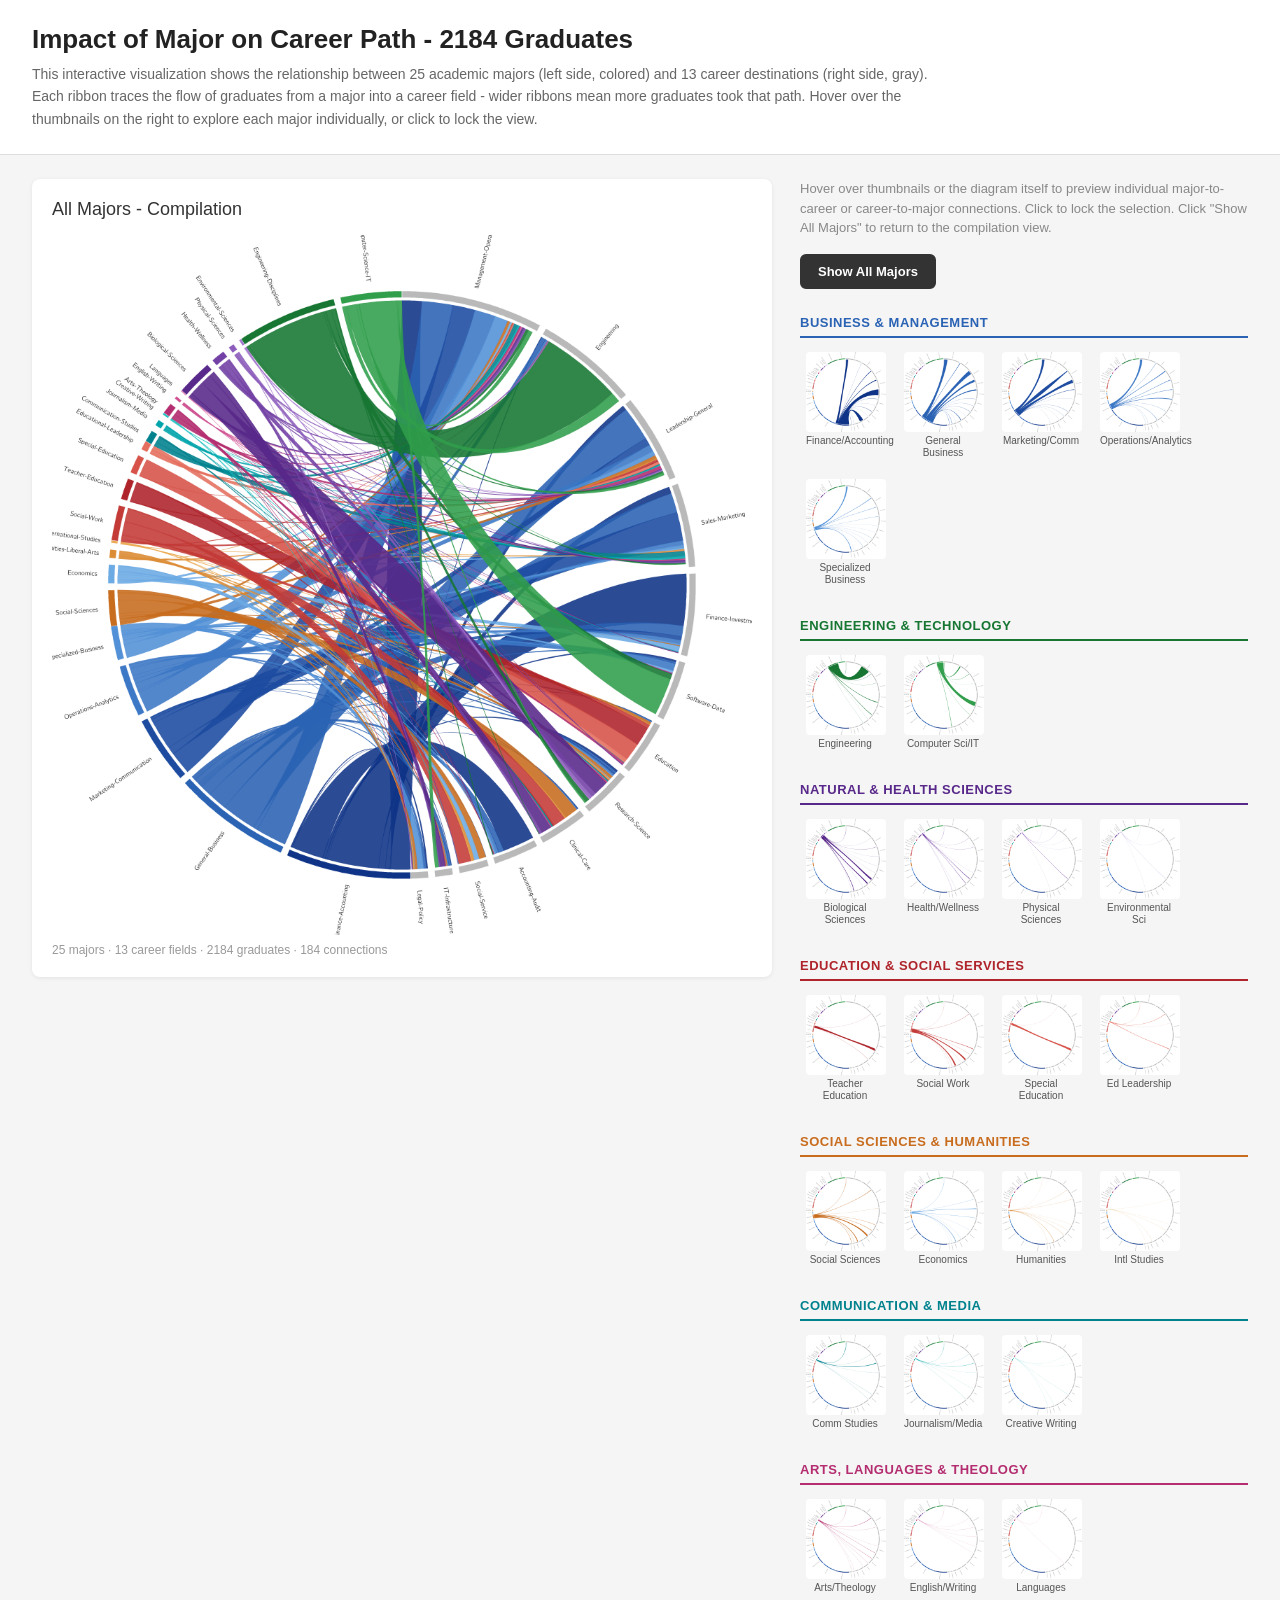
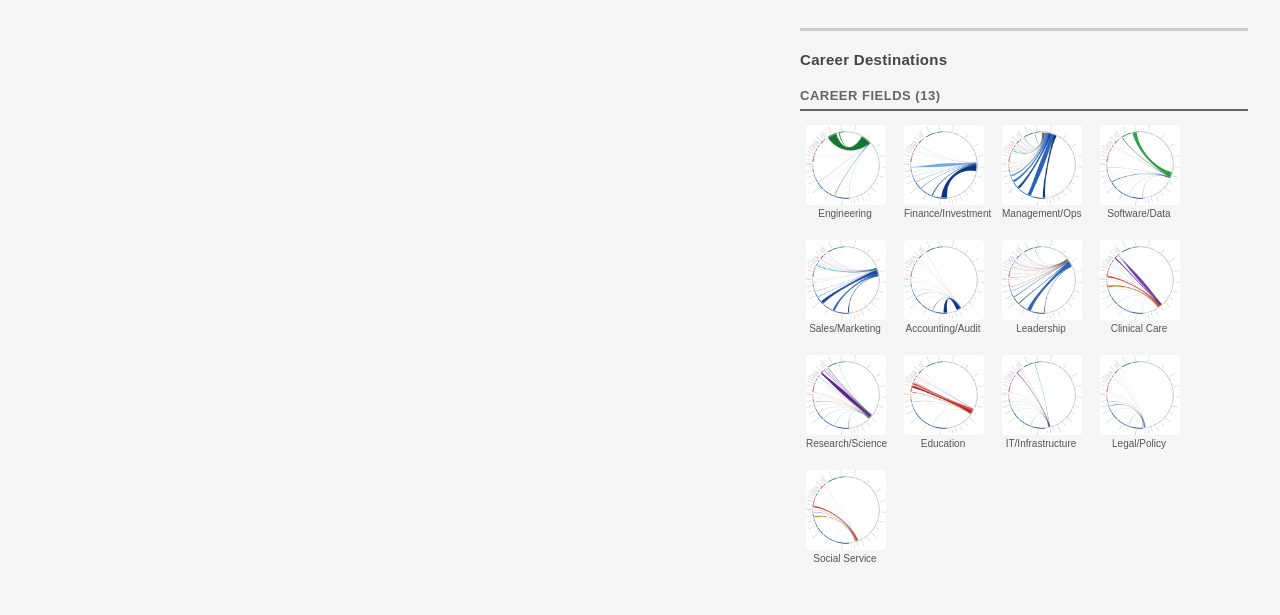
<file: index.html>
<!DOCTYPE html>
<html lang="en">
<head>
    <meta charset="utf-8">
    <meta name="viewport" content="width=device-width, initial-scale=1.0">
    <title>Major to Career Path - Interactive Circos Dashboard</title>
    <style>
        * { margin: 0; padding: 0; box-sizing: border-box; }

        body {
            font-family: 'Segoe UI', Tahoma, Geneva, Verdana, sans-serif;
            background: #f5f5f5;
            color: #333;
        }

        .header {
            background: #fff;
            border-bottom: 1px solid #ddd;
            padding: 24px 0;
        }

        .header .inner {
            max-width: 1400px;
            margin: 0 auto;
            padding: 0 32px;
        }

        .header h1 {
            font-size: 26px;
            font-weight: 600;
            color: #222;
            margin-bottom: 8px;
        }

        .header p {
            font-size: 14px;
            color: #666;
            line-height: 1.6;
            max-width: 900px;
        }

        .dashboard {
            max-width: 1400px;
            margin: 24px auto;
            padding: 0 32px;
            display: flex;
            gap: 28px;
            align-items: flex-start;
        }

        .main-display {
            flex: 0 0 auto;
            background: #fff;
            border-radius: 8px;
            box-shadow: 0 1px 4px rgba(0,0,0,0.08);
            padding: 20px;
            position: sticky;
            top: 20px;
        }

        .main-display h2 {
            font-size: 18px;
            font-weight: 500;
            color: #333;
            margin-bottom: 12px;
            min-height: 24px;
            transition: color 0.2s;
        }

        .main-display h2 .cluster-tag {
            font-size: 12px;
            font-weight: 500;
            padding: 2px 8px;
            border-radius: 10px;
            color: #fff;
            margin-left: 8px;
            vertical-align: middle;
        }

        #big-image {
            display: block;
            width: 700px;
            height: 700px;
            border-radius: 4px;
            transition: opacity 0.15s ease;
        }

        .sidebar {
            flex: 1;
            min-width: 0;
        }

        .sidebar .info {
            font-size: 13px;
            color: #888;
            margin-bottom: 16px;
            line-height: 1.5;
        }

        .thumb-group {
            margin-bottom: 20px;
        }

        .thumb-group h3 {
            font-size: 13px;
            font-weight: 600;
            text-transform: uppercase;
            letter-spacing: 0.5px;
            padding: 6px 0;
            margin-bottom: 8px;
            border-bottom: 2px solid #ddd;
        }

        .thumb-grid {
            display: flex;
            flex-wrap: wrap;
            gap: 8px;
        }

        .thumb {
            cursor: pointer;
            text-align: center;
            width: 90px;
            transition: transform 0.15s, box-shadow 0.15s;
            border-radius: 6px;
            padding: 4px;
            border: 2px solid transparent;
        }

        .thumb:hover {
            transform: scale(1.05);
            box-shadow: 0 2px 8px rgba(0,0,0,0.12);
            background: #fff;
        }

        .thumb.active {
            border-color: #333;
            background: #fff;
            box-shadow: 0 2px 8px rgba(0,0,0,0.15);
        }

        .thumb img {
            width: 80px;
            height: 80px;
            border-radius: 4px;
            display: block;
            margin: 0 auto;
        }

        .thumb label {
            display: block;
            font-size: 10px;
            color: #555;
            margin-top: 3px;
            line-height: 1.2;
            pointer-events: none;
        }

        .compilation-btn {
            display: inline-block;
            cursor: pointer;
            background: #fff;
            border: 2px solid #333;
            border-radius: 6px;
            padding: 8px 16px;
            font-size: 13px;
            font-weight: 600;
            color: #333;
            margin-bottom: 20px;
            transition: background 0.15s;
        }

        .compilation-btn:hover {
            background: #333;
            color: #fff;
        }

        .compilation-btn.active {
            background: #333;
            color: #fff;
        }

        .stats {
            font-size: 12px;
            color: #999;
            margin-top: 8px;
        }

        #cursor-tooltip {
            position: fixed;
            pointer-events: none;
            background: rgba(30, 30, 30, 0.92);
            color: #fff;
            font-size: 14px;
            font-weight: 600;
            padding: 8px 14px;
            border-radius: 6px;
            white-space: nowrap;
            z-index: 9999;
            display: none;
            box-shadow: 0 3px 12px rgba(0,0,0,0.25);
            transform: translate(16px, -50%);
        }

        #cursor-tooltip .tooltip-count {
            font-size: 11px;
            font-weight: 400;
            opacity: 0.8;
            margin-left: 6px;
        }

        /* Color tags for each cluster */
        .tag-business { background: rgb(42, 98, 180); }
        .tag-engineering { background: rgb(22, 118, 50); }
        .tag-natural { background: rgb(88, 40, 138); }
        .tag-education { background: rgb(175, 35, 42); }
        .tag-social { background: rgb(200, 108, 30); }
        .tag-communication { background: rgb(0, 130, 142); }
        .tag-arts { background: rgb(180, 45, 112); }

        .group-business h3 { color: rgb(42, 98, 180); border-color: rgb(42, 98, 180); }
        .group-engineering h3 { color: rgb(22, 118, 50); border-color: rgb(22, 118, 50); }
        .group-natural h3 { color: rgb(88, 40, 138); border-color: rgb(88, 40, 138); }
        .group-education h3 { color: rgb(175, 35, 42); border-color: rgb(175, 35, 42); }
        .group-social h3 { color: rgb(200, 108, 30); border-color: rgb(200, 108, 30); }
        .group-communication h3 { color: rgb(0, 130, 142); border-color: rgb(0, 130, 142); }
        .group-arts h3 { color: rgb(180, 45, 112); border-color: rgb(180, 45, 112); }

        .tag-career { background: rgb(120, 120, 120); }
        .group-careers h3 { color: rgb(100, 100, 100); border-color: rgb(100, 100, 100); }

        .section-divider {
            border: none;
            border-top: 3px solid #ccc;
            margin: 28px 0 20px;
        }

        .section-label {
            font-size: 15px;
            font-weight: 700;
            color: #444;
            margin-bottom: 14px;
            letter-spacing: 0.3px;
        }
    </style>
</head>
<body>

<div class="header">
    <div class="inner">
        <h1>Impact of Major on Career Path - 2184 Graduates</h1>
        <p>This interactive visualization shows the relationship between 25 academic majors (left side, colored) and 13 career destinations (right side, gray). Each ribbon traces the flow of graduates from a major into a career field - wider ribbons mean more graduates took that path. Hover over the thumbnails on the right to explore each major individually, or click to lock the view.</p>
    </div>
</div>

<div class="dashboard">
    <div class="main-display">
        <h2 id="title">All Majors - Compilation</h2>
        <img id="big-image" src="dashboard_images/main.png?v=6" alt="Circos Diagram">
        <p class="stats" id="stats">25 majors &middot; 13 career fields &middot; 2184 graduates &middot; 184 connections</p>
    </div>

    <div class="sidebar">
        <p class="info">Hover over thumbnails or the diagram itself to preview individual major-to-career or career-to-major connections. Click to lock the selection. Click "Show All Majors" to return to the compilation view.</p>

        <div class="compilation-btn active" id="comp-btn" onclick="showCompilation()">Show All Majors</div>

        <!-- Business & Management -->
        <div class="thumb-group group-business">
            <h3>Business &amp; Management</h3>
            <div class="thumb-grid">
                <div class="thumb" data-src="dashboard_images/majors/Finance_Accounting/Finance_Accounting.png?v=6" data-title="Finance &amp; Accounting" data-tag="tag-business" data-count="341">
                    <img src="dashboard_images/majors/Finance_Accounting/Finance_Accounting.png?v=6" alt="Finance &amp; Accounting"><label>Finance/Accounting</label>
                </div>
                <div class="thumb" data-src="dashboard_images/majors/General_Business/General_Business.png?v=6" data-title="General Business" data-tag="tag-business" data-count="321">
                    <img src="dashboard_images/majors/General_Business/General_Business.png?v=6" alt="General Business"><label>General Business</label>
                </div>
                <div class="thumb" data-src="dashboard_images/majors/Marketing_Communication/Marketing_Communication.png?v=6" data-title="Marketing &amp; Communication" data-tag="tag-business" data-count="185">
                    <img src="dashboard_images/majors/Marketing_Communication/Marketing_Communication.png?v=6" alt="Marketing &amp; Communication"><label>Marketing/Comm</label>
                </div>
                <div class="thumb" data-src="dashboard_images/majors/Operations_Analytics/Operations_Analytics.png?v=6" data-title="Operations &amp; Analytics" data-tag="tag-business" data-count="141">
                    <img src="dashboard_images/majors/Operations_Analytics/Operations_Analytics.png?v=6" alt="Operations &amp; Analytics"><label>Operations/Analytics</label>
                </div>
                <div class="thumb" data-src="dashboard_images/majors/Specialized_Business/Specialized_Business.png?v=6" data-title="Specialized Business" data-tag="tag-business" data-count="93">
                    <img src="dashboard_images/majors/Specialized_Business/Specialized_Business.png?v=6" alt="Specialized Business"><label>Specialized Business</label>
                </div>
            </div>
        </div>

        <!-- Engineering & Technology -->
        <div class="thumb-group group-engineering">
            <h3>Engineering &amp; Technology</h3>
            <div class="thumb-grid">
                <div class="thumb" data-src="dashboard_images/majors/Engineering_Disciplines/Engineering_Disciplines.png?v=6" data-title="Engineering Disciplines" data-tag="tag-engineering" data-count="272">
                    <img src="dashboard_images/majors/Engineering_Disciplines/Engineering_Disciplines.png?v=6" alt="Engineering Disciplines"><label>Engineering</label>
                </div>
                <div class="thumb" data-src="dashboard_images/majors/Computer_Science_IT/Computer_Science_IT.png?v=6" data-title="Computer Science &amp; IT" data-tag="tag-engineering" data-count="167">
                    <img src="dashboard_images/majors/Computer_Science_IT/Computer_Science_IT.png?v=6" alt="Computer Science &amp; IT"><label>Computer Sci/IT</label>
                </div>
            </div>
        </div>

        <!-- Natural & Health Sciences -->
        <div class="thumb-group group-natural">
            <h3>Natural &amp; Health Sciences</h3>
            <div class="thumb-grid">
                <div class="thumb" data-src="dashboard_images/majors/Biological_Sciences/Biological_Sciences.png?v=6" data-title="Biological Sciences" data-tag="tag-natural" data-count="98">
                    <img src="dashboard_images/majors/Biological_Sciences/Biological_Sciences.png?v=6" alt="Biological Sciences"><label>Biological Sciences</label>
                </div>
                <div class="thumb" data-src="dashboard_images/majors/Health_Wellness/Health_Wellness.png?v=6" data-title="Health &amp; Wellness" data-tag="tag-natural" data-count="38">
                    <img src="dashboard_images/majors/Health_Wellness/Health_Wellness.png?v=6" alt="Health &amp; Wellness"><label>Health/Wellness</label>
                </div>
                <div class="thumb" data-src="dashboard_images/majors/Physical_Sciences/Physical_Sciences.png?v=6" data-title="Physical Sciences" data-tag="tag-natural" data-count="16">
                    <img src="dashboard_images/majors/Physical_Sciences/Physical_Sciences.png?v=6" alt="Physical Sciences"><label>Physical Sciences</label>
                </div>
                <div class="thumb" data-src="dashboard_images/majors/Environmental_Sciences/Environmental_Sciences.png?v=6" data-title="Environmental Sciences" data-tag="tag-natural" data-count="7">
                    <img src="dashboard_images/majors/Environmental_Sciences/Environmental_Sciences.png?v=6" alt="Environmental Sciences"><label>Environmental Sci</label>
                </div>
            </div>
        </div>

        <!-- Education & Social Services -->
        <div class="thumb-group group-education">
            <h3>Education &amp; Social Services</h3>
            <div class="thumb-grid">
                <div class="thumb" data-src="dashboard_images/majors/Teacher_Education/Teacher_Education.png?v=6" data-title="Teacher Education" data-tag="tag-education" data-count="58">
                    <img src="dashboard_images/majors/Teacher_Education/Teacher_Education.png?v=6" alt="Teacher Education"><label>Teacher Education</label>
                </div>
                <div class="thumb" data-src="dashboard_images/majors/Social_Work/Social_Work.png?v=6" data-title="Social Work" data-tag="tag-education" data-count="96">
                    <img src="dashboard_images/majors/Social_Work/Social_Work.png?v=6" alt="Social Work"><label>Social Work</label>
                </div>
                <div class="thumb" data-src="dashboard_images/majors/Special_Education/Special_Education.png?v=6" data-title="Special Education &amp; Counseling" data-tag="tag-education" data-count="51">
                    <img src="dashboard_images/majors/Special_Education/Special_Education.png?v=6" alt="Special Education"><label>Special Education</label>
                </div>
                <div class="thumb" data-src="dashboard_images/majors/Educational_Leadership/Educational_Leadership.png?v=6" data-title="Educational Leadership" data-tag="tag-education" data-count="25">
                    <img src="dashboard_images/majors/Educational_Leadership/Educational_Leadership.png?v=6" alt="Educational Leadership"><label>Ed Leadership</label>
                </div>
            </div>
        </div>

        <!-- Social Sciences & Humanities -->
        <div class="thumb-group group-social">
            <h3>Social Sciences &amp; Humanities</h3>
            <div class="thumb-grid">
                <div class="thumb" data-src="dashboard_images/majors/Social_Sciences/Social_Sciences.png?v=6" data-title="Social Sciences" data-tag="tag-social" data-count="98">
                    <img src="dashboard_images/majors/Social_Sciences/Social_Sciences.png?v=6" alt="Social Sciences"><label>Social Sciences</label>
                </div>
                <div class="thumb" data-src="dashboard_images/majors/Economics/Economics.png?v=6" data-title="Economics" data-tag="tag-social" data-count="51">
                    <img src="dashboard_images/majors/Economics/Economics.png?v=6" alt="Economics"><label>Economics</label>
                </div>
                <div class="thumb" data-src="dashboard_images/majors/Humanities_Liberal_Arts/Humanities_Liberal_Arts.png?v=6" data-title="Humanities &amp; Liberal Arts" data-tag="tag-social" data-count="23">
                    <img src="dashboard_images/majors/Humanities_Liberal_Arts/Humanities_Liberal_Arts.png?v=6" alt="Humanities &amp; Liberal Arts"><label>Humanities</label>
                </div>
                <div class="thumb" data-src="dashboard_images/majors/International_Studies/International_Studies.png?v=6" data-title="International Studies" data-tag="tag-social" data-count="7">
                    <img src="dashboard_images/majors/International_Studies/International_Studies.png?v=6" alt="International Studies"><label>Intl Studies</label>
                </div>
            </div>
        </div>

        <!-- Communication & Media -->
        <div class="thumb-group group-communication">
            <h3>Communication &amp; Media</h3>
            <div class="thumb-grid">
                <div class="thumb" data-src="dashboard_images/majors/Communication_Studies/Communication_Studies.png?v=6" data-title="Communication Studies" data-tag="tag-communication" data-count="32">
                    <img src="dashboard_images/majors/Communication_Studies/Communication_Studies.png?v=6" alt="Communication Studies"><label>Comm Studies</label>
                </div>
                <div class="thumb" data-src="dashboard_images/majors/Journalism_Media/Journalism_Media.png?v=6" data-title="Journalism &amp; Media" data-tag="tag-communication" data-count="17">
                    <img src="dashboard_images/majors/Journalism_Media/Journalism_Media.png?v=6" alt="Journalism &amp; Media"><label>Journalism/Media</label>
                </div>
                <div class="thumb" data-src="dashboard_images/majors/Creative_Writing/Creative_Writing.png?v=6" data-title="Creative Writing" data-tag="tag-communication" data-count="6">
                    <img src="dashboard_images/majors/Creative_Writing/Creative_Writing.png?v=6" alt="Creative Writing"><label>Creative Writing</label>
                </div>
            </div>
        </div>

        <!-- Arts, Languages & Theology -->
        <div class="thumb-group group-arts">
            <h3>Arts, Languages &amp; Theology</h3>
            <div class="thumb-grid">
                <div class="thumb" data-src="dashboard_images/majors/Arts_Theology/Arts_Theology.png?v=6" data-title="Arts &amp; Theology" data-tag="tag-arts" data-count="30">
                    <img src="dashboard_images/majors/Arts_Theology/Arts_Theology.png?v=6" alt="Arts &amp; Theology"><label>Arts/Theology</label>
                </div>
                <div class="thumb" data-src="dashboard_images/majors/English_Writing/English_Writing.png?v=6" data-title="English &amp; Writing" data-tag="tag-arts" data-count="8">
                    <img src="dashboard_images/majors/English_Writing/English_Writing.png?v=6" alt="English &amp; Writing"><label>English/Writing</label>
                </div>
                <div class="thumb" data-src="dashboard_images/majors/Languages/Languages.png?v=6" data-title="Languages" data-tag="tag-arts" data-count="3">
                    <img src="dashboard_images/majors/Languages/Languages.png?v=6" alt="Languages"><label>Languages</label>
                </div>
            </div>
        </div>

        <hr class="section-divider">
        <p class="section-label">Career Destinations</p>

        <!-- Careers -->
        <div class="thumb-group group-careers">
            <h3>Career Fields (13)</h3>
            <div class="thumb-grid">
                <div class="thumb" data-src="dashboard_images/careers/Engineering/Engineering.png?v=6" data-title="Engineering (Career)" data-tag="tag-career" data-count="281">
                    <img src="dashboard_images/careers/Engineering/Engineering.png?v=6" alt="Engineering"><label>Engineering</label>
                </div>
                <div class="thumb" data-src="dashboard_images/careers/Finance_Investment/Finance_Investment.png?v=6" data-title="Finance &amp; Investment" data-tag="tag-career" data-count="225">
                    <img src="dashboard_images/careers/Finance_Investment/Finance_Investment.png?v=6" alt="Finance &amp; Investment"><label>Finance/Investment</label>
                </div>
                <div class="thumb" data-src="dashboard_images/careers/Management_Operations/Management_Operations.png?v=6" data-title="Management &amp; Operations" data-tag="tag-career" data-count="386">
                    <img src="dashboard_images/careers/Management_Operations/Management_Operations.png?v=6" alt="Management &amp; Operations"><label>Management/Ops</label>
                </div>
                <div class="thumb" data-src="dashboard_images/careers/Software_Data/Software_Data.png?v=6" data-title="Software &amp; Data" data-tag="tag-career" data-count="164">
                    <img src="dashboard_images/careers/Software_Data/Software_Data.png?v=6" alt="Software &amp; Data"><label>Software/Data</label>
                </div>
                <div class="thumb" data-src="dashboard_images/careers/Sales_Marketing/Sales_Marketing.png?v=6" data-title="Sales &amp; Marketing" data-tag="tag-career" data-count="229">
                    <img src="dashboard_images/careers/Sales_Marketing/Sales_Marketing.png?v=6" alt="Sales &amp; Marketing"><label>Sales/Marketing</label>
                </div>
                <div class="thumb" data-src="dashboard_images/careers/Accounting_Audit/Accounting_Audit.png?v=6" data-title="Accounting &amp; Audit" data-tag="tag-career" data-count="123">
                    <img src="dashboard_images/careers/Accounting_Audit/Accounting_Audit.png?v=6" alt="Accounting &amp; Audit"><label>Accounting/Audit</label>
                </div>
                <div class="thumb" data-src="dashboard_images/careers/Leadership/Leadership.png?v=6" data-title="Leadership (General)" data-tag="tag-career" data-count="242">
                    <img src="dashboard_images/careers/Leadership/Leadership.png?v=6" alt="Leadership"><label>Leadership</label>
                </div>
                <div class="thumb" data-src="dashboard_images/careers/Clinical_Care/Clinical_Care.png?v=6" data-title="Clinical Care" data-tag="tag-career" data-count="132">
                    <img src="dashboard_images/careers/Clinical_Care/Clinical_Care.png?v=6" alt="Clinical Care"><label>Clinical Care</label>
                </div>
                <div class="thumb" data-src="dashboard_images/careers/Research_Science/Research_Science.png?v=6" data-title="Research &amp; Science" data-tag="tag-career" data-count="134">
                    <img src="dashboard_images/careers/Research_Science/Research_Science.png?v=6" alt="Research &amp; Science"><label>Research/Science</label>
                </div>
                <div class="thumb" data-src="dashboard_images/careers/Education/Education.png?v=6" data-title="Education" data-tag="tag-career" data-count="150">
                    <img src="dashboard_images/careers/Education/Education.png?v=6" alt="Education"><label>Education</label>
                </div>
                <div class="thumb" data-src="dashboard_images/careers/IT_Infrastructure/IT_Infrastructure.png?v=6" data-title="IT &amp; Infrastructure" data-tag="tag-career" data-count="49">
                    <img src="dashboard_images/careers/IT_Infrastructure/IT_Infrastructure.png?v=6" alt="IT &amp; Infrastructure"><label>IT/Infrastructure</label>
                </div>
                <div class="thumb" data-src="dashboard_images/careers/Legal_Policy/Legal_Policy.png?v=6" data-title="Legal &amp; Policy" data-tag="tag-career" data-count="48">
                    <img src="dashboard_images/careers/Legal_Policy/Legal_Policy.png?v=6" alt="Legal &amp; Policy"><label>Legal/Policy</label>
                </div>
                <div class="thumb" data-src="dashboard_images/careers/Social_Service/Social_Service.png?v=6" data-title="Social Service" data-tag="tag-career" data-count="81">
                    <img src="dashboard_images/careers/Social_Service/Social_Service.png?v=6" alt="Social Service"><label>Social Service</label>
                </div>
            </div>
        </div>

    </div>
</div>

<div id="cursor-tooltip"></div>

<script>
(function() {
    var bigImg = document.getElementById('big-image');
    var titleEl = document.getElementById('title');
    var statsEl = document.getElementById('stats');
    var compBtn = document.getElementById('comp-btn');
    var thumbs = document.querySelectorAll('.thumb');
    var tooltip = document.getElementById('cursor-tooltip');
    var locked = null;
    var compilationSrc = 'dashboard_images/main.png?v=6';
    var currentSrc = compilationSrc;

    // Ã¢â€â‚¬Ã¢â€â‚¬ Circos segment layout (from karyotype.txt) Ã¢â€â‚¬Ã¢â€â‚¬
    // k = directory name matching dashboard_images/majors/ or dashboard_images/careers/
    var segments = [
        {t:'j',s:386,g:0.004,k:'Management_Operations'},
        {t:'j',s:281,g:0.004,k:'Engineering'},
        {t:'j',s:242,g:0.004,k:'Leadership'},
        {t:'j',s:229,g:0.004,k:'Sales_Marketing'},
        {t:'j',s:225,g:0.004,k:'Finance_Investment'},
        {t:'j',s:164,g:0.004,k:'Software_Data'},
        {t:'j',s:150,g:0.004,k:'Education'},
        {t:'j',s:134,g:0.004,k:'Research_Science'},
        {t:'j',s:132,g:0.004,k:'Clinical_Care'},
        {t:'j',s:123,g:0.004,k:'Accounting_Audit'},
        {t:'j',s:81,g:0.004,k:'Social_Service'},
        {t:'j',s:49,g:0.004,k:'IT_Infrastructure'},
        {t:'j',s:48,g:0.006,k:'Legal_Policy'},
        {t:'m',s:341,g:0.004,k:'Finance_Accounting'},
        {t:'m',s:321,g:0.004,k:'General_Business'},
        {t:'m',s:185,g:0.004,k:'Marketing_Communication'},
        {t:'m',s:141,g:0.004,k:'Operations_Analytics'},
        {t:'m',s:93,g:0.006,k:'Specialized_Business'},
        {t:'m',s:98,g:0.004,k:'Social_Sciences'},
        {t:'m',s:51,g:0.004,k:'Economics'},
        {t:'m',s:23,g:0.004,k:'Humanities_Liberal_Arts'},
        {t:'m',s:7,g:0.006,k:'International_Studies'},
        {t:'m',s:96,g:0.004,k:'Social_Work'},
        {t:'m',s:58,g:0.004,k:'Teacher_Education'},
        {t:'m',s:51,g:0.004,k:'Special_Education'},
        {t:'m',s:25,g:0.006,k:'Educational_Leadership'},
        {t:'m',s:32,g:0.004,k:'Communication_Studies'},
        {t:'m',s:17,g:0.004,k:'Journalism_Media'},
        {t:'m',s:6,g:0.006,k:'Creative_Writing'},
        {t:'m',s:30,g:0.004,k:'Arts_Theology'},
        {t:'m',s:8,g:0.004,k:'English_Writing'},
        {t:'m',s:3,g:0.006,k:'Languages'},
        {t:'m',s:98,g:0.004,k:'Biological_Sciences'},
        {t:'m',s:38,g:0.004,k:'Health_Wellness'},
        {t:'m',s:16,g:0.004,k:'Physical_Sciences'},
        {t:'m',s:7,g:0.006,k:'Environmental_Sciences'},
        {t:'m',s:272,g:0.004,k:'Engineering_Disciplines'},
        {t:'m',s:167,g:0.006,k:'Computer_Science_IT'}
    ];

    // Compute angular positions (degrees clockwise from 12 o'clock)
    var totalSize = 0, totalGapFrac = 0;
    segments.forEach(function(seg) { totalSize += seg.s; totalGapFrac += seg.g; });
    var dpu = (360 - totalGapFrac * 360) / totalSize;

    var angle = 0;
    var hoverZones = [];
    segments.forEach(function(seg, i) {
        var span = seg.s * dpu;
        seg.a0 = angle;
        seg.a1 = angle + span;
        if (seg.k) {
            hoverZones.push({start: seg.a0, end: seg.a1, key: seg.k});
        }
        angle = seg.a1 + seg.g * 360;
    });

    // Build thumbnail lookup by directory key (supports both major and career paths)
    var thumbMap = {};
    thumbs.forEach(function(thumb) {
        var src = thumb.getAttribute('data-src');
        var m = src.match(/dashboard_images\/(?:majors|careers)\/([^\/]+)\//);
        if (m) thumbMap[m[1]] = thumb;
    });

    // Ã¢â€â‚¬Ã¢â€â‚¬ Core functions Ã¢â€â‚¬Ã¢â€â‚¬
    function setImage(src, title, tag, count, instant) {
        if (src === currentSrc) {
            updateText(title, tag, count);
            return;
        }
        currentSrc = src;
        if (instant) {
            bigImg.src = src;
            bigImg.style.opacity = '1';
        } else {
            bigImg.style.opacity = '0.3';
            var target = src;
            setTimeout(function() {
                if (currentSrc === target) {
                    bigImg.src = target;
                    bigImg.onload = function() { bigImg.style.opacity = '1'; };
                }
            }, 80);
        }
        updateText(title, tag, count);
    }

    function updateText(title, tag, count) {
        if (tag) {
            titleEl.innerHTML = title + ' <span class="cluster-tag ' + tag + '">' + count + ' graduates</span>';
        } else {
            titleEl.innerHTML = title;
        }
        var isCareer = tag === 'tag-career';
        if (count && tag) {
            statsEl.textContent = count + (isCareer ? ' graduates entered this career' : ' graduates from this major');
        } else {
            statsEl.textContent = '25 majors \u00b7 13 career fields \u00b7 2184 graduates \u00b7 184 connections';
        }
    }

    function clearActive() {
        thumbs.forEach(function(t) { t.classList.remove('active'); });
        compBtn.classList.remove('active');
    }

    function showTooltip(e, title, count) {
        tooltip.innerHTML = title + '<span class="tooltip-count">(' + count + ' graduates)</span>';
        tooltip.style.display = 'block';
        positionTooltip(e);
    }

    function positionTooltip(e) {
        tooltip.style.left = e.clientX + 'px';
        tooltip.style.top = e.clientY + 'px';
    }

    function hideTooltip() { tooltip.style.display = 'none'; }

    function showComp(instant) {
        setImage(compilationSrc, 'All Majors - Compilation', null, null, instant);
    }

    // Ã¢â€â‚¬Ã¢â€â‚¬ Zone detection on the big image Ã¢â€â‚¬Ã¢â€â‚¬
    function getZone(e) {
        var rect = bigImg.getBoundingClientRect();
        var cx = rect.width / 2, cy = rect.height / 2;
        var dx = e.clientX - rect.left - cx;
        var dy = e.clientY - rect.top - cy;
        var dist = Math.sqrt(dx * dx + dy * dy);
        if (dist < 25 || dist > cx * 0.98) return null;
        var a = Math.atan2(dx, -dy) * 180 / Math.PI;
        if (a < 0) a += 360;
        for (var i = 0; i < hoverZones.length; i++) {
            if (a >= hoverZones[i].start && a < hoverZones[i].end) return hoverZones[i];
        }
        return null;
    }

    // Ã¢â€â‚¬Ã¢â€â‚¬ Big image hover Ã¢â€â‚¬Ã¢â€â‚¬
    var imgHoveredKey = null;

    bigImg.addEventListener('mousemove', function(e) {
        var zone = getZone(e);
        if (zone) {
            var th = thumbMap[zone.key];
            if (th) {
                showTooltip(e, th.getAttribute('data-title'), th.getAttribute('data-count'));
                bigImg.style.cursor = 'pointer';
                if (!locked && imgHoveredKey !== zone.key) {
                    imgHoveredKey = zone.key;
                    setImage(th.getAttribute('data-src'), th.getAttribute('data-title'),
                             th.getAttribute('data-tag'), th.getAttribute('data-count'), true);
                }
            }
        } else {
            hideTooltip();
            bigImg.style.cursor = 'default';
            if (!locked && imgHoveredKey !== null) {
                imgHoveredKey = null;
                showComp(true);
            }
        }
    });

    bigImg.addEventListener('mouseleave', function() {
        hideTooltip();
        bigImg.style.cursor = 'default';
        if (!locked) { imgHoveredKey = null; showComp(true); }
    });

    bigImg.addEventListener('click', function(e) {
        var zone = getZone(e);
        if (zone) {
            var th = thumbMap[zone.key];
            if (th) {
                clearActive();
                th.classList.add('active');
                locked = th.getAttribute('data-src');
                setImage(locked, th.getAttribute('data-title'),
                         th.getAttribute('data-tag'), th.getAttribute('data-count'), false);
            }
        }
    });

    // Ã¢â€â‚¬Ã¢â€â‚¬ Compilation button Ã¢â€â‚¬Ã¢â€â‚¬
    window.showCompilation = function() {
        locked = null;
        imgHoveredKey = null;
        clearActive();
        compBtn.classList.add('active');
        showComp(false);
    };

    // Ã¢â€â‚¬Ã¢â€â‚¬ Thumbnail events Ã¢â€â‚¬Ã¢â€â‚¬
    thumbs.forEach(function(thumb) {
        thumb.addEventListener('mouseenter', function(e) {
            showTooltip(e, this.getAttribute('data-title'), this.getAttribute('data-count'));
            if (locked) return;
            imgHoveredKey = null;
            setImage(this.getAttribute('data-src'), this.getAttribute('data-title'),
                     this.getAttribute('data-tag'), this.getAttribute('data-count'), false);
        });
        thumb.addEventListener('mousemove', function(e) { positionTooltip(e); });
        thumb.addEventListener('mouseleave', function() {
            hideTooltip();
            if (locked) return;
            showComp(false);
        });
        thumb.addEventListener('click', function() {
            clearActive();
            this.classList.add('active');
            locked = this.getAttribute('data-src');
            setImage(locked, this.getAttribute('data-title'),
                     this.getAttribute('data-tag'), this.getAttribute('data-count'), false);
        });
    });

    // Ã¢â€â‚¬Ã¢â€â‚¬ Preload all individual images Ã¢â€â‚¬Ã¢â€â‚¬
    thumbs.forEach(function(thumb) {
        var img = new Image();
        img.src = thumb.getAttribute('data-src');
    });
})();
</script>

</body>
</html>
</file>
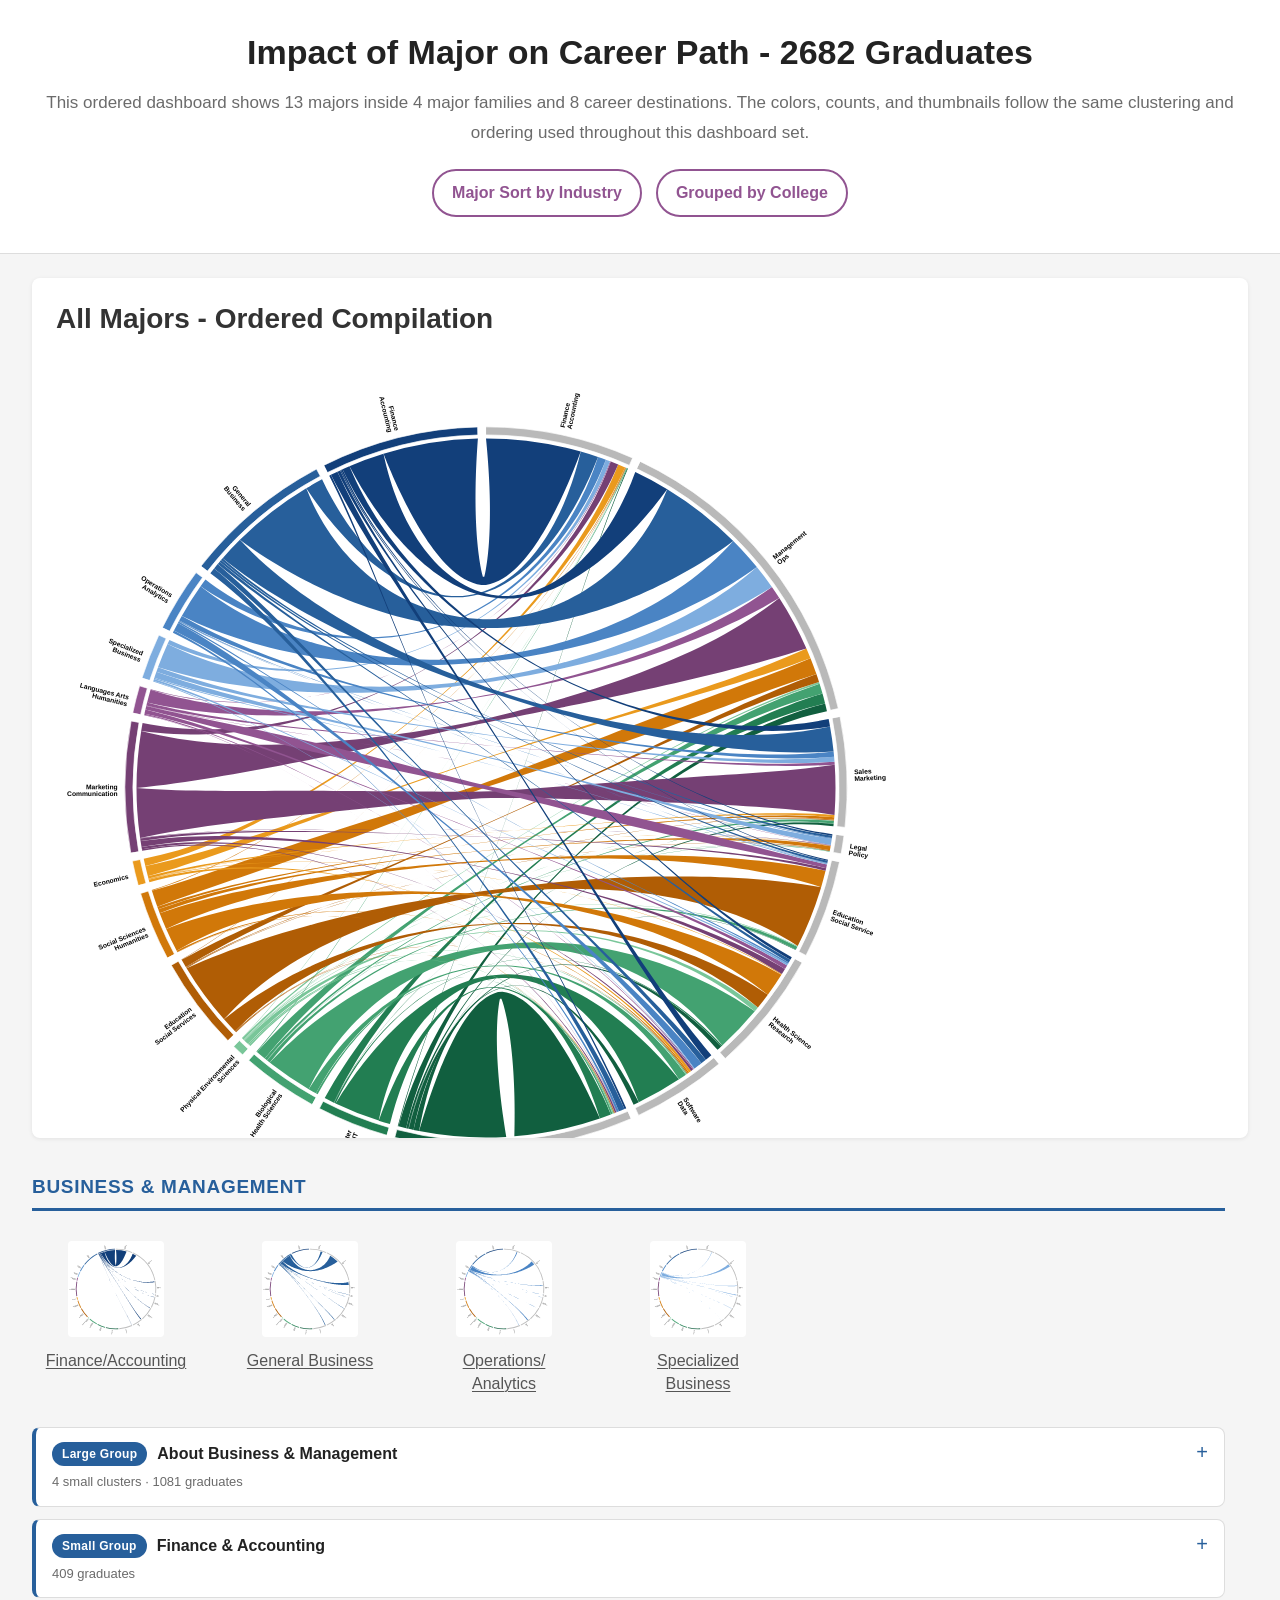
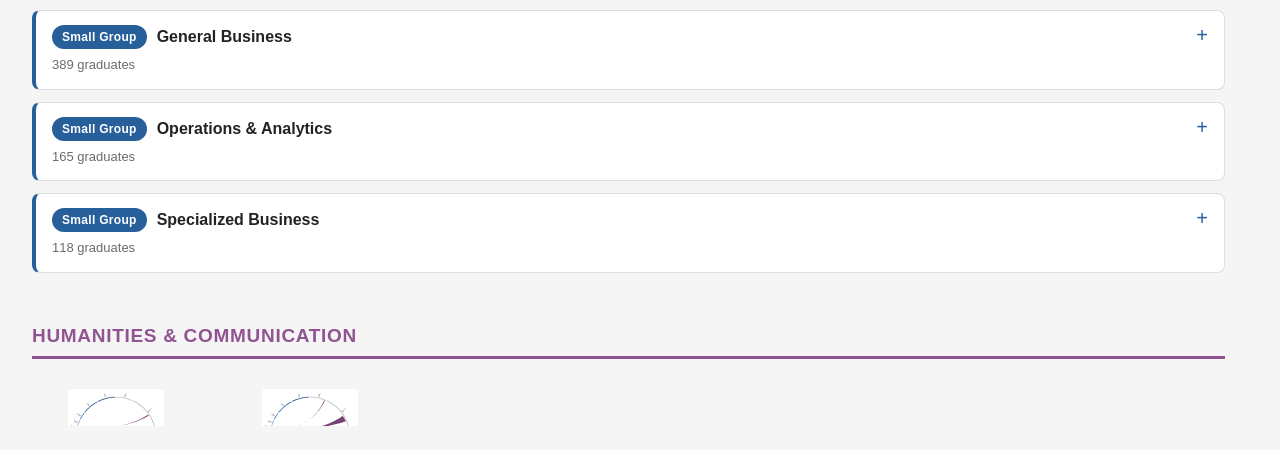
<file: site/index.html>
﻿<!DOCTYPE html>
<html lang="en">
<head>
    <meta charset="utf-8">
    <meta name="viewport" content="width=device-width, initial-scale=1.0">
    <title>Major to Career Path - Ordered Circos Dashboard</title>
    <link rel="stylesheet" href="dashboard_docs.css">
    <style>
        * { margin: 0; padding: 0; box-sizing: border-box; }

        :root {
            --bg: #f5f5f5;
            --panel: #ffffff;
            --text: #333333;
            --muted: #6b6b6b;
            --border: #dddddd;
            --shadow: 0 1px 4px rgba(0, 0, 0, 0.08);
            --business: rgb(39, 95, 155);
            --stem: rgb(34, 126, 82);
            --social: rgb(209, 120, 9);
            --humanities: rgb(145, 84, 145);
            --career: rgb(110, 110, 110);
            --panel-top-offset: 20px;
        }

        body {
            font-family: "Segoe UI", Tahoma, Geneva, Verdana, sans-serif;
            background: var(--bg);
            color: var(--text);
        }

        .header {
            background: var(--panel);
            border-bottom: 1px solid var(--border);
            padding: 32px 0 36px;
        }

        .header .inner,
        .dashboard {
            max-width: 1720px;
            margin: 0 auto;
            padding: 0 32px;
        }

        .header .inner {
            text-align: center;
        }

        .header h1 {
            font-size: 34px;
            font-weight: 600;
            color: #222;
            line-height: 1.18;
            max-width: 1320px;
            margin: 0 auto 16px;
            text-wrap: balance;
        }

        .header p {
            font-size: 17px;
            line-height: 1.74;
            color: var(--muted);
            max-width: 1240px;
            margin: 0 auto;
        }

        .header-actions {
            margin-top: 22px;
            display: flex;
            flex-wrap: wrap;
            justify-content: center;
            gap: 14px;
        }

        .header-link {
            display: inline-flex;
            align-items: center;
            justify-content: center;
            min-height: 48px;
            padding: 10px 18px;
            border: 2px solid var(--humanities);
            border-radius: 999px;
            color: var(--humanities);
            background: #fff;
            font-size: 16px;
            font-weight: 700;
            line-height: 1.3;
            text-align: center;
            text-decoration: none;
        }

        .header-link:hover {
            background: var(--humanities);
            color: #fff;
        }

        .dashboard {
            display: flex;
            gap: 28px;
            align-items: flex-start;
            margin-top: 24px;
            margin-bottom: 24px;
        }

        .main-display {
            flex: 0 0 auto;
            background: var(--panel);
            border-radius: 8px;
            box-shadow: var(--shadow);
            padding: 24px;
            position: sticky;
            top: var(--panel-top-offset);
            max-height: calc(100vh - (var(--panel-top-offset) * 2));
            overflow: auto;
            overscroll-behavior: contain;
            scrollbar-gutter: stable;
        }

        .main-display h2 {
            font-size: 28px;
            font-weight: 600;
            color: var(--text);
            line-height: 1.24;
            margin-bottom: 18px;
            min-height: 38px;
        }

        .cluster-tag {
            display: inline-block;
            font-size: 15px;
            font-weight: 600;
            padding: 4px 10px;
            border-radius: 12px;
            color: #fff;
            margin-left: 10px;
            vertical-align: middle;
        }

        .tag-business { background: var(--business); }
        .tag-stem { background: var(--stem); }
        .tag-social { background: var(--social); }
        .tag-humanities { background: var(--humanities); }
        .tag-career { background: var(--career); }

        #big-image {
            display: block;
            width: 860px;
            height: 860px;
            object-fit: contain;
            background: #fff;
            border-radius: 4px;
            transition: opacity 0.15s ease;
        }

        .stats {
            font-size: 17px;
            line-height: 1.55;
            color: #7a7a7a;
            margin-top: 14px;
        }

        .sidebar {
            flex: 1;
            min-width: 0;
            position: sticky;
            top: var(--panel-top-offset);
            max-height: calc(100vh - (var(--panel-top-offset) * 2));
            overflow-y: auto;
            overscroll-behavior: contain;
            scrollbar-gutter: stable;
            padding-right: 8px;
        }

        .info {
            font-size: 15px;
            line-height: 1.65;
            color: #7a7a7a;
            margin-bottom: 18px;
        }

        .compilation-btn {
            display: inline-block;
            cursor: pointer;
            background: #fff;
            border: 2px solid #333;
            border-radius: 6px;
            min-height: 44px;
            padding: 10px 18px;
            font-size: 15px;
            font-weight: 600;
            color: #333;
            margin-bottom: 20px;
            transition: background 0.15s, color 0.15s;
        }

        .compilation-btn:hover,
        .compilation-btn.active {
            background: #333;
            color: #fff;
        }

        .thumb-group {
            margin-bottom: 42px;
        }

        .thumb-group h3 {
            font-size: 19px;
            font-weight: 700;
            text-transform: uppercase;
            letter-spacing: 0.7px;
            line-height: 1.35;
            padding: 8px 0;
            margin-bottom: 18px;
            border-bottom: 3px solid var(--border);
        }

        .group-business h3 { color: var(--business); border-color: var(--business); }
        .group-stem h3 { color: var(--stem); border-color: var(--stem); }
        .group-social h3 { color: var(--social); border-color: var(--social); }
        .group-humanities h3 { color: var(--humanities); border-color: var(--humanities); }
        .group-careers h3 { color: var(--career); border-color: var(--career); }

        .thumb-grid {
            display: flex;
            flex-wrap: wrap;
            gap: 26px;
        }

        .thumb {
            cursor: pointer;
            text-align: center;
            width: 168px;
            transition: transform 0.15s, box-shadow 0.15s;
            border-radius: 6px;
            padding: 10px 10px 14px;
            border: 2px solid transparent;
        }

        .thumb:hover {
            transform: scale(1.05);
            box-shadow: 0 2px 8px rgba(0, 0, 0, 0.12);
            background: #fff;
        }

        .thumb.active {
            border-color: #333;
            background: #fff;
            box-shadow: 0 2px 8px rgba(0, 0, 0, 0.15);
        }

        .thumb img {
            width: 96px;
            height: 96px;
            border-radius: 4px;
            display: block;
            margin: 0 auto;
        }

        .thumb label {
            display: block;
            font-size: 16px;
            line-height: 1.45;
            color: #555;
            margin-top: 12px;
            overflow-wrap: normal;
            word-break: normal;
            hyphens: manual;
        }

        .doc-link {
            color: inherit;
            text-decoration: underline;
            text-decoration-thickness: 1px;
            text-underline-offset: 2px;
        }

        .doc-link:hover {
            color: #1f1f1f;
        }

        .doc-heading {
            color: inherit;
            text-decoration: none;
        }

        .section-divider {
            border: none;
            border-top: 3px solid #ccc;
            margin: 38px 0 28px;
        }

        .section-label {
            font-size: 24px;
            font-weight: 700;
            color: #444;
            line-height: 1.24;
            margin-bottom: 20px;
            letter-spacing: 0.3px;
        }

        @media (max-width: 1180px) {
            .header {
                padding: 28px 0 30px;
            }

            .header h1 {
                font-size: 30px;
            }

            .header p {
                font-size: 16px;
                max-width: 980px;
            }

            .header-link {
                font-size: 15px;
            }

            .dashboard {
                flex-direction: column;
            }

            .main-display,
            .sidebar {
                position: static;
                max-height: none;
                overflow: visible;
                padding-right: 0;
            }

            .main-display {
                width: 100%;
            }

            #big-image {
                width: 100%;
                height: auto;
                max-width: 860px;
                margin: 0 auto;
            }
        }

        @media (max-width: 720px) {
            .header .inner,
            .dashboard {
                padding: 0 20px;
            }

            .header h1 {
                font-size: 26px;
            }

            .header p {
                font-size: 15px;
            }

            .header-actions {
                flex-direction: column;
                align-items: stretch;
            }

            .header-link {
                width: 100%;
            }

            .main-display h2 {
                font-size: 24px;
                min-height: 0;
            }

            .stats {
                font-size: 16px;
            }

            .thumb-grid {
                gap: 18px;
            }

            .thumb {
                width: min(100%, 176px);
            }

            .thumb label {
                font-size: 15px;
            }

            .section-label {
                font-size: 22px;
            }
        }

    </style>
</head>
<body>

<div class="header">
    <div class="inner">
        <h1>Impact of Major on Career Path - 2682 Graduates</h1>
        <p>This ordered dashboard shows 13 majors inside 4 major families and 8 career destinations. The colors, counts, and thumbnails follow the same clustering and ordering used throughout this dashboard set.</p>
        <div class="header-actions">
            <a class="header-link" href="incoming_grad_grouped.html">Major Sort by Industry</a>
            <a class="header-link" href="incoming_grad_grouped_college.html">Grouped by College</a>
        </div>
    </div>
</div>

<div class="dashboard">
    <div class="main-display">
        <h2 id="title">All Majors - Ordered Compilation</h2>
        <img id="big-image" src="v3_ordered_images/main.svg?v=20260507normalized1" alt="Ordered Circos Diagram">
        <p class="stats" id="stats">13 majors &middot; 8 career fields &middot; 2682 graduates &middot; 97 connections</p>
    </div>

    <div class="sidebar">
        <div class="thumb-group group-business" data-doc-key="business">
            <h3><a class="doc-link doc-heading" href="#family-business-management">Business &amp; Management</a></h3>
            <div class="thumb-grid">
                <div class="thumb" data-key="major_Finance_Accounting" data-src="v3_ordered_images/majors/Finance_Accounting.svg?v=20260430exact1" data-title="Finance &amp; Accounting" data-tag="tag-business" data-count="409">
                    <img src="v3_ordered_images/majors/Finance_Accounting.svg?v=20260430exact1" alt="Finance &amp; Accounting"><label><a class="doc-link" href="#major-finance-accounting">Finance/<wbr>Accounting</a></label>
                </div>
                <div class="thumb" data-key="major_General_Business" data-src="v3_ordered_images/majors/General_Business.svg?v=20260430exact1" data-title="General Business" data-tag="tag-business" data-count="389">
                    <img src="v3_ordered_images/majors/General_Business.svg?v=20260430exact1" alt="General Business"><label><a class="doc-link" href="#major-general-business">General Business</a></label>
                </div>
                <div class="thumb" data-key="major_Operations_Analytics" data-src="v3_ordered_images/majors/Operations_Analytics.svg?v=20260430exact1" data-title="Operations &amp; Analytics" data-tag="tag-business" data-count="165">
                    <img src="v3_ordered_images/majors/Operations_Analytics.svg?v=20260430exact1" alt="Operations &amp; Analytics"><label><a class="doc-link" href="#major-operations-analytics">Operations/<wbr>Analytics</a></label>
                </div>
                <div class="thumb" data-key="major_Specialized_Business" data-src="v3_ordered_images/majors/Specialized_Business.svg?v=20260430exact1" data-title="Specialized Business" data-tag="tag-business" data-count="118">
                    <img src="v3_ordered_images/majors/Specialized_Business.svg?v=20260430exact1" alt="Specialized Business"><label><a class="doc-link" href="#major-specialized-business">Specialized Business</a></label>
                </div>
            </div>
        </div>

        <div class="thumb-group group-humanities" data-doc-key="humanities">
            <h3><a class="doc-link doc-heading" href="#family-humanities-communication">Humanities &amp; Communication</a></h3>
            <div class="thumb-grid">
                <div class="thumb" data-key="major_Languages_Arts_Humanities" data-src="v3_ordered_images/majors/Languages_Arts_Humanities.svg?v=20260430exact1" data-title="Languages, Arts &amp; Humanities" data-tag="tag-humanities" data-count="71">
                    <img src="v3_ordered_images/majors/Languages_Arts_Humanities.svg?v=20260430exact1" alt="Languages, Arts &amp; Humanities"><label><a class="doc-link" href="#major-languages-arts-humanities">Languages/<wbr>Arts/<wbr>Humanities</a></label>
                </div>
                <div class="thumb" data-key="major_Marketing_Communication" data-src="v3_ordered_images/majors/Marketing_Communication.svg?v=20260430exact1" data-title="Marketing &amp; Communication" data-tag="tag-humanities" data-count="340">
                    <img src="v3_ordered_images/majors/Marketing_Communication.svg?v=20260430exact1" alt="Marketing &amp; Communication"><label><a class="doc-link" href="#major-marketing-communication">Marketing/<wbr>Communication</a></label>
                </div>
            </div>
        </div>

        <div class="thumb-group group-social" data-doc-key="social">
            <h3><a class="doc-link doc-heading" href="#family-social-sciences-education">Social Sciences &amp; Education</a></h3>
            <div class="thumb-grid">
                <div class="thumb" data-key="major_Economics" data-src="v3_ordered_images/majors/Economics.svg?v=20260430exact1" data-title="Economics" data-tag="tag-social" data-count="64">
                    <img src="v3_ordered_images/majors/Economics.svg?v=20260430exact1" alt="Economics"><label><a class="doc-link" href="#major-economics">Economics</a></label>
                </div>
                <div class="thumb" data-key="major_Social_Sciences_Humanities" data-src="v3_ordered_images/majors/Social_Sciences_Humanities.svg?v=20260430exact1" data-title="Social Sciences &amp; Humanities" data-tag="tag-social" data-count="179">
                    <img src="v3_ordered_images/majors/Social_Sciences_Humanities.svg?v=20260430exact1" alt="Social Sciences &amp; Humanities"><label><a class="doc-link" href="#major-social-sciences-humanities">Social Sci/<wbr>Humanities</a></label>
                </div>
                <div class="thumb" data-key="major_Education_Social_Services" data-src="v3_ordered_images/majors/Education_Social_Services.svg?v=20260430exact1" data-title="Education &amp; Social Services" data-tag="tag-social" data-count="242">
                    <img src="v3_ordered_images/majors/Education_Social_Services.svg?v=20260430exact1" alt="Education &amp; Social Services"><label><a class="doc-link" href="#major-education-social-services">Education/<wbr>Social</a></label>
                </div>
            </div>
        </div>

        <div class="thumb-group group-stem" data-doc-key="stem">
            <h3><a class="doc-link doc-heading" href="#family-engineering-science-technology">Engineering, Science &amp; Technology</a></h3>
            <div class="thumb-grid">
                <div class="thumb" data-key="major_Physical_Environmental_Sciences" data-src="v3_ordered_images/majors/Physical_Environmental_Sciences.svg?v=20260430exact1" data-title="Physical &amp; Environmental Sciences" data-tag="tag-stem" data-count="31">
                    <img src="v3_ordered_images/majors/Physical_Environmental_Sciences.svg?v=20260430exact1" alt="Physical &amp; Environmental Sciences"><label><a class="doc-link" href="#major-physical-environmental-sciences">Physical/<wbr>Environmental</a></label>
                </div>
                <div class="thumb" data-key="major_Biological_Health_Sciences" data-src="v3_ordered_images/majors/Biological_Health_Sciences.svg?v=20260430exact1" data-title="Biological &amp; Health Sciences" data-tag="tag-stem" data-count="198">
                    <img src="v3_ordered_images/majors/Biological_Health_Sciences.svg?v=20260430exact1" alt="Biological &amp; Health Sciences"><label><a class="doc-link" href="#major-biological-health-sciences">Biological/<wbr>Health</a></label>
                </div>
                <div class="thumb" data-key="major_Computer_Science_IT" data-src="v3_ordered_images/majors/Computer_Science_IT.svg?v=20260430exact1" data-title="Computer Science &amp; IT" data-tag="tag-stem" data-count="186">
                    <img src="v3_ordered_images/majors/Computer_Science_IT.svg?v=20260430exact1" alt="Computer Science &amp; IT"><label><a class="doc-link" href="#major-computer-science-it">Computer Science/<wbr>IT</a></label>
                </div>
                <div class="thumb" data-key="major_Engineering" data-src="v3_ordered_images/majors/Engineering.svg?v=20260430exact1" data-title="Engineering" data-tag="tag-stem" data-count="290">
                    <img src="v3_ordered_images/majors/Engineering.svg?v=20260430exact1" alt="Engineering"><label><a class="doc-link" href="#major-engineering">Engineering</a></label>
                </div>
            </div>
        </div>

        <hr class="section-divider">
        <p class="section-label">Career Destinations</p>

        <div class="thumb-group group-careers" data-doc-key="careers">
            <h3><a class="doc-link doc-heading" href="#career-clusters">Career Fields (8)</a></h3>
            <div class="thumb-grid">
                <div class="thumb" data-key="career_Finance_Accounting" data-src="v3_ordered_images/careers/Finance_Accounting.svg?v=20260430exact1" data-title="Finance &amp; Accounting (Career)" data-tag="tag-career" data-count="387">
                    <img src="v3_ordered_images/careers/Finance_Accounting.svg?v=20260430exact1" alt="Finance &amp; Accounting"><label><a class="doc-link" href="#career-finance-accounting">Finance/<wbr>Accounting</a></label>
                </div>
                <div class="thumb" data-key="career_Management_Ops" data-src="v3_ordered_images/careers/Management_Ops.svg?v=20260430exact1" data-title="Management &amp; Ops" data-tag="tag-career" data-count="840">
                    <img src="v3_ordered_images/careers/Management_Ops.svg?v=20260430exact1" alt="Management &amp; Ops"><label><a class="doc-link" href="#career-management-ops">Management/<wbr>Ops</a></label>
                </div>
                <div class="thumb" data-key="career_Sales_Marketing" data-src="v3_ordered_images/careers/Sales_Marketing.svg?v=20260430exact1" data-title="Sales &amp; Marketing" data-tag="tag-career" data-count="285">
                    <img src="v3_ordered_images/careers/Sales_Marketing.svg?v=20260430exact1" alt="Sales &amp; Marketing"><label><a class="doc-link" href="#career-sales-marketing">Sales/<wbr>Marketing</a></label>
                </div>
                <div class="thumb" data-key="career_Legal_Policy" data-src="v3_ordered_images/careers/Legal_Policy.svg?v=20260430exact1" data-title="Legal &amp; Policy" data-tag="tag-career" data-count="47">
                    <img src="v3_ordered_images/careers/Legal_Policy.svg?v=20260430exact1" alt="Legal &amp; Policy"><label><a class="doc-link" href="#career-legal-policy">Legal/<wbr>Policy</a></label>
                </div>
                <div class="thumb" data-key="career_Education_Social_Service" data-src="v3_ordered_images/careers/Education_Social_Service.svg?v=20260430exact1" data-title="Education &amp; Social Service" data-tag="tag-career" data-count="255">
                    <img src="v3_ordered_images/careers/Education_Social_Service.svg?v=20260430exact1" alt="Education &amp; Social Service"><label><a class="doc-link" href="#career-education-social-service">Education/<wbr>Social</a></label>
                </div>
                <div class="thumb" data-key="career_Health_Science_Research" data-src="v3_ordered_images/careers/Health_Science_Research.svg?v=20260430exact1" data-title="Health &amp; Science Research" data-tag="tag-career" data-count="316">
                    <img src="v3_ordered_images/careers/Health_Science_Research.svg?v=20260430exact1" alt="Health &amp; Science Research"><label><a class="doc-link" href="#career-health-science-research">Health/<wbr>Science</a></label>
                </div>
                <div class="thumb" data-key="career_Software_Data" data-src="v3_ordered_images/careers/Software_Data.svg?v=20260430exact1" data-title="Software &amp; Data" data-tag="tag-career" data-count="245">
                    <img src="v3_ordered_images/careers/Software_Data.svg?v=20260430exact1" alt="Software &amp; Data"><label><a class="doc-link" href="#career-software-data">Software/<wbr>Data</a></label>
                </div>
                <div class="thumb" data-key="career_Engineering" data-src="v3_ordered_images/careers/Engineering.svg?v=20260430exact1" data-title="Engineering (Career)" data-tag="tag-career" data-count="307">
                    <img src="v3_ordered_images/careers/Engineering.svg?v=20260430exact1" alt="Engineering"><label><a class="doc-link" href="#career-engineering">Engineering</a></label>
                </div>
            </div>
        </div>

        <div id="methodology-notes"></div>
    </div>
</div>

<script src="dashboard_docs_data.js"></script>
<script src="dashboard_docs.js"></script>
<script>
(function () {
    var bigImg = document.getElementById("big-image");
    var titleEl = document.getElementById("title");
    var statsEl = document.getElementById("stats");
    var thumbs = document.querySelectorAll(".thumb");
    var docsData = window.DASHBOARD_DOCS_DATA.career;
    var locked = null;
    var assetVersion = "20260507normalized1";
    var compilationSrc = "v3_ordered_images/main.svg?v=" + assetVersion;
    var currentSrc = compilationSrc;
    var sectionAccentVars = {
        business: "var(--business)",
        humanities: "var(--humanities)",
        social: "var(--social)",
        stem: "var(--stem)",
        careers: "var(--career)"
    };

    function withAssetVersion(src) {
        return src.replace(/\?v=[^"'&]+/, "?v=" + assetVersion);
    }

    var segments = [
        { type: "career", size: 387, gap: 0.004, key: "career_Finance_Accounting" },
        { type: "career", size: 840, gap: 0.004, key: "career_Management_Ops" },
        { type: "career", size: 285, gap: 0.004, key: "career_Sales_Marketing" },
        { type: "career", size: 47, gap: 0.004, key: "career_Legal_Policy" },
        { type: "career", size: 255, gap: 0.004, key: "career_Education_Social_Service" },
        { type: "career", size: 316, gap: 0.004, key: "career_Health_Science_Research" },
        { type: "career", size: 245, gap: 0.004, key: "career_Software_Data" },
        { type: "career", size: 307, gap: 0.004, key: "career_Engineering" },
        { type: "major", size: 290, gap: 0.004, key: "major_Engineering" },
        { type: "major", size: 186, gap: 0.004, key: "major_Computer_Science_IT" },
        { type: "major", size: 198, gap: 0.004, key: "major_Biological_Health_Sciences" },
        { type: "major", size: 31, gap: 0.004, key: "major_Physical_Environmental_Sciences" },
        { type: "major", size: 242, gap: 0.004, key: "major_Education_Social_Services" },
        { type: "major", size: 179, gap: 0.004, key: "major_Social_Sciences_Humanities" },
        { type: "major", size: 64, gap: 0.004, key: "major_Economics" },
        { type: "major", size: 340, gap: 0.004, key: "major_Marketing_Communication" },
        { type: "major", size: 71, gap: 0.004, key: "major_Languages_Arts_Humanities" },
        { type: "major", size: 118, gap: 0.004, key: "major_Specialized_Business" },
        { type: "major", size: 165, gap: 0.004, key: "major_Operations_Analytics" },
        { type: "major", size: 389, gap: 0.004, key: "major_General_Business" },
        { type: "major", size: 409, gap: 0.004, key: "major_Finance_Accounting" }
    ];

    var totalSize = 0;
    var totalGapFrac = 0;
    var hoverZones = [];

    segments.forEach(function (segment) {
        totalSize += segment.size;
        totalGapFrac += segment.gap;
    });

    var degreesPerUnit = (360 - totalGapFrac * 360) / totalSize;
    var angle = 0;

    segments.forEach(function (segment) {
        var span = segment.size * degreesPerUnit;
        segment.start = angle;
        segment.end = angle + span;
        hoverZones.push({ start: segment.start, end: segment.end, key: segment.key });
        angle = segment.end + segment.gap * 360;
    });

    var thumbMap = {};
    thumbs.forEach(function (thumb) {
        thumb.dataset.src = withAssetVersion(thumb.dataset.src);
        var previewImg = thumb.querySelector("img");
        if (previewImg) {
            previewImg.src = withAssetVersion(previewImg.getAttribute("src") || "");
        }
        thumbMap[thumb.dataset.key] = thumb;
    });

    function getSectionTotal(section) {
        var total = 0;
        section.querySelectorAll(".thumb").forEach(function (thumb) {
            total += Number(thumb.dataset.count || "0");
        });
        return total;
    }

    function cloneDocItem(source, accentVar, note) {
        return {
            id: source.id,
            title: source.title,
            tag: source.tag,
            note: note,
            rule: source.rule,
            listTitle: source.listTitle,
            list: source.list,
            accentVar: accentVar
        };
    }

    function renderSectionDocs() {
        Object.keys(docsData.sections).forEach(function (sectionKey) {
            var section = document.querySelector('.thumb-group[data-doc-key="' + sectionKey + '"]');
            var sectionConfig = docsData.sections[sectionKey];
            if (!section || !sectionConfig) {
                return;
            }

            var accentVar = sectionAccentVars[sectionKey];
            var items = [];
            var sectionTotal = getSectionTotal(section);
            var summaryLabel = sectionKey === "careers" ? "career fields" : "small clusters";
            var summaryList = sectionConfig.list || window.DashboardDocs.uniqueFlatten(sectionConfig.groupKeys, docsData.items, "list");

            items.push({
                id: sectionConfig.id,
                title: "About " + sectionConfig.title,
                tag: sectionConfig.tag,
                note: sectionConfig.groupKeys.length + " " + summaryLabel + " \u00b7 " + sectionTotal + " graduates",
                rule: sectionConfig.rule,
                listTitle: sectionConfig.listTitle || "Actual majors in this family",
                list: summaryList,
                accentVar: accentVar
            });

            sectionConfig.groupKeys.forEach(function (groupKey) {
                var source = docsData.items[groupKey];
                var thumb = thumbMap[groupKey];
                if (!source || !thumb) {
                    return;
                }

                items.push(cloneDocItem(source, accentVar, thumb.dataset.count + " graduates"));
            });

            var host = document.createElement("div");
            section.appendChild(host);
            window.DashboardDocs.renderSectionDocs(host, items);
        });

        window.DashboardDocs.renderDocsPanel(document.getElementById("methodology-notes"), {
            title: "Methodology & Group Notes",
            intro: docsData.methodologyIntro,
            items: docsData.methodology
        });
    }

    renderSectionDocs();
    window.DashboardDocs.setupInlineDocLinks(document);
    window.DashboardDocs.openHashTarget(window.location.hash);

    function setSelection(thumb) {
        thumbs.forEach(function (node) {
            node.classList.remove("active");
        });

        if (!thumb) {
            currentSrc = compilationSrc;
            bigImg.src = compilationSrc;
            titleEl.innerHTML = "All Majors - Ordered Compilation";
            statsEl.innerHTML = "13 majors &middot; 8 career fields &middot; 2682 graduates &middot; 97 connections";
            return;
        }

        thumb.classList.add("active");
        currentSrc = thumb.dataset.src;
        bigImg.src = currentSrc;
        titleEl.innerHTML = thumb.dataset.title + '<span class="cluster-tag ' + thumb.dataset.tag + '">' + thumb.dataset.count + " graduates</span>";
        statsEl.textContent = thumb.dataset.title + " | " + thumb.dataset.count + " graduates";
    }

    thumbs.forEach(function (thumb) {
        thumb.addEventListener("mouseenter", function () {
            if (!locked) {
                setSelection(thumb);
            }
        });

        thumb.addEventListener("mouseleave", function () {
            if (!locked) {
                setSelection(null);
            }
        });

        thumb.addEventListener("click", function () {
            if (locked === thumb) {
                locked = null;
                setSelection(null);
                return;
            }
            locked = thumb;
            setSelection(thumb);
        });
    });

    document.addEventListener("click", function (event) {
        if (event.target.closest(".thumb") || event.target.closest("#big-image")) {
            return;
        }
        locked = null;
        setSelection(null);
    });

    bigImg.addEventListener("mousemove", function (event) {
        if (locked) {
            return;
        }

        var rect = bigImg.getBoundingClientRect();
        var x = event.clientX - rect.left - rect.width / 2;
        var y = event.clientY - rect.top - rect.height / 2;
        var radius = Math.sqrt(x * x + y * y);
        var imageSize = Math.min(rect.width, rect.height);
        var outer = imageSize * 0.445;
        var inner = imageSize * 0.355;

        if (radius < inner || radius > outer) {
            setSelection(null);
            return;
        }

        var angleDeg = (Math.atan2(y, x) * 180 / Math.PI + 90 + 360) % 360;
        var matched = null;

        for (var i = 0; i < hoverZones.length; i += 1) {
            if (angleDeg >= hoverZones[i].start && angleDeg <= hoverZones[i].end) {
                matched = hoverZones[i];
                break;
            }
        }

        if (!matched || !thumbMap[matched.key]) {
            setSelection(null);
            return;
        }

        var thumb = thumbMap[matched.key];
        setSelection(thumb);
    });

    bigImg.addEventListener("mouseleave", function () {
        if (!locked) {
            setSelection(null);
        }
    });

    setSelection(null);
})();
</script>

</body>
</html>
</file>
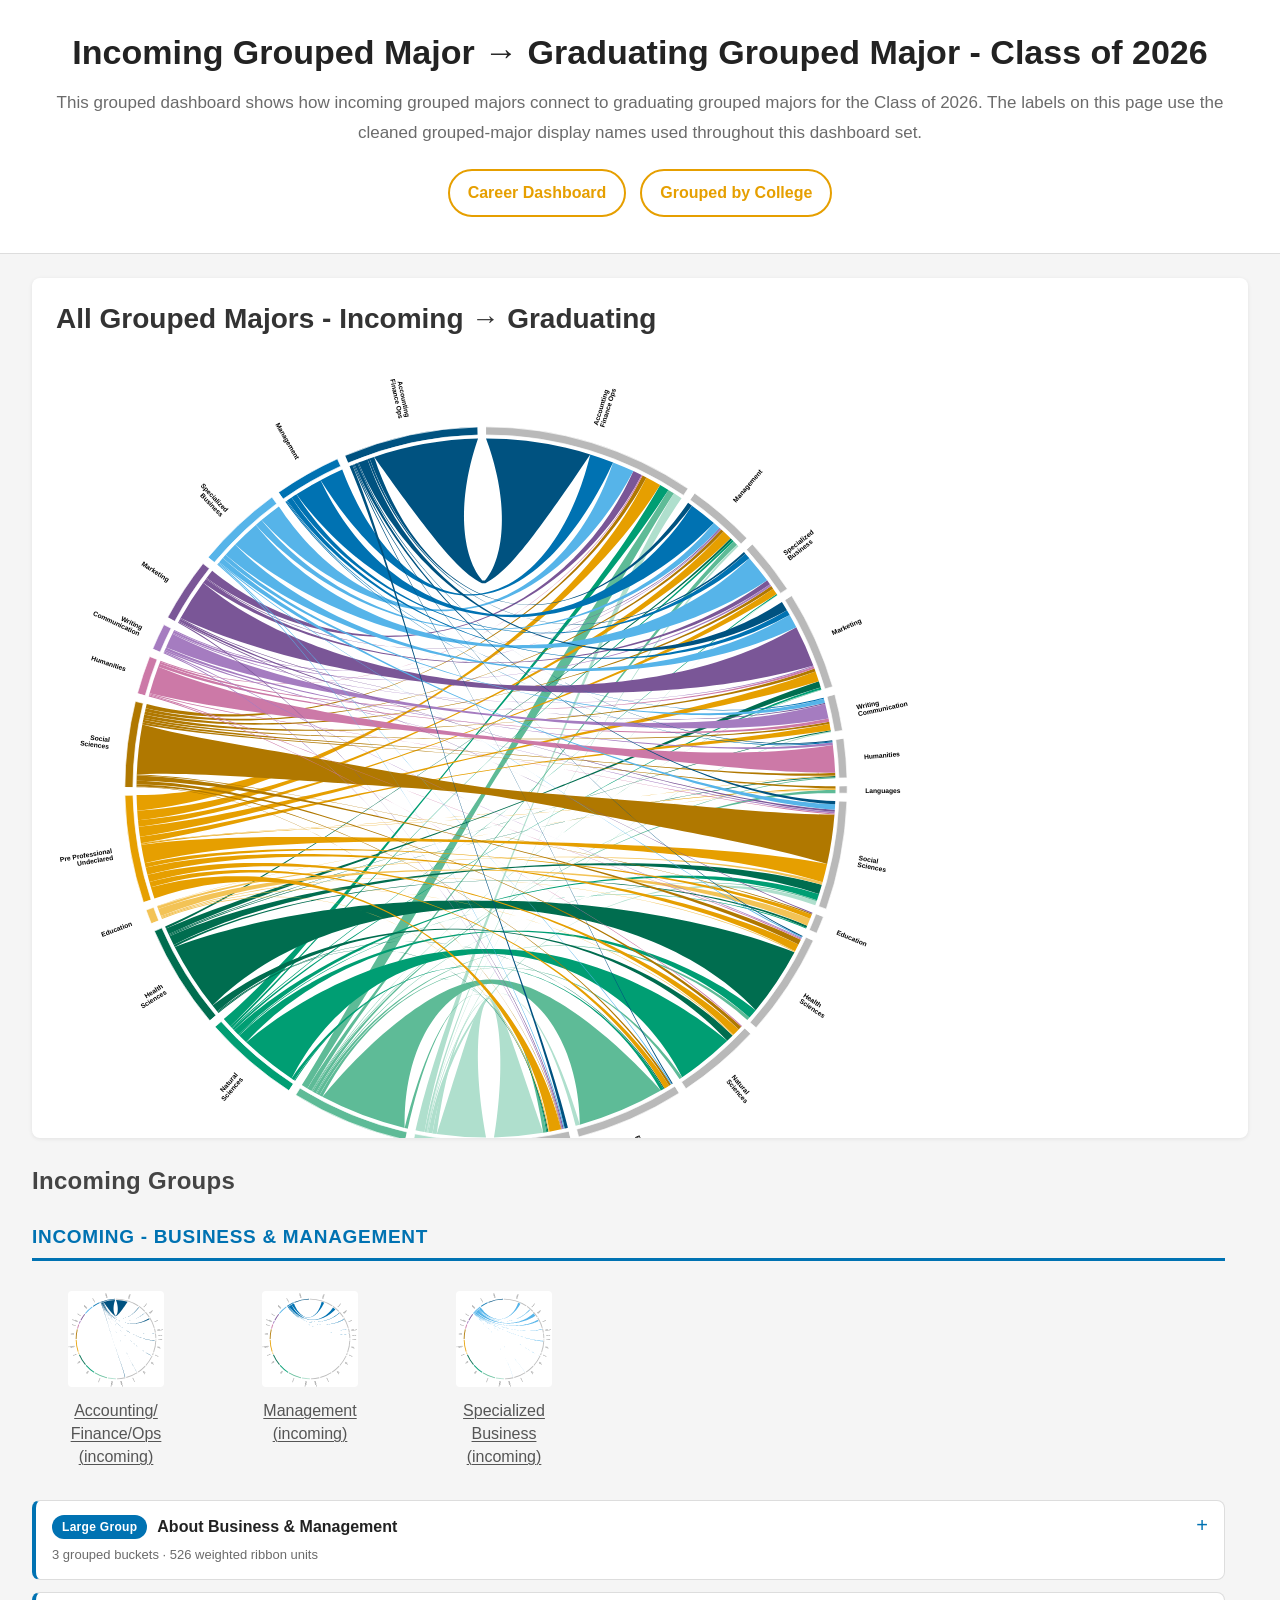
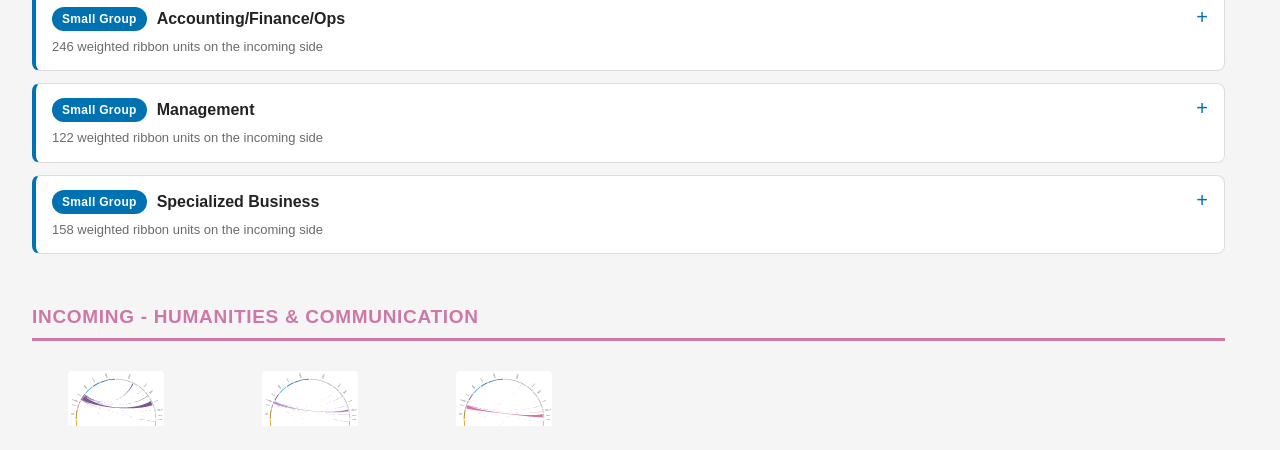
<file: site/incoming_grad_grouped.html>
<!DOCTYPE html>
<html lang="en">
<head>
    <meta charset="utf-8">
    <meta name="viewport" content="width=device-width, initial-scale=1.0">
    <title>Incoming Grouped Major to Graduating Grouped Major Dashboard</title>
    <link rel="stylesheet" href="dashboard_docs.css">
    <style>
        * { margin: 0; padding: 0; box-sizing: border-box; }

        :root {
            --bg: #f5f5f5;
            --panel: #ffffff;
            --text: #333333;
            --muted: #6b6b6b;
            --border: #dddddd;
            --shadow: 0 1px 4px rgba(0, 0, 0, 0.08);
            --humanities: rgb(204, 121, 167);
            --business: rgb(0, 114, 178);
            --stem: rgb(0, 158, 115);
            --social: rgb(230, 159, 0);
            --panel-top-offset: 20px;
        }

        body {
            font-family: "Segoe UI", Tahoma, Geneva, Verdana, sans-serif;
            background: var(--bg);
            color: var(--text);
        }

        .header {
            background: var(--panel);
            border-bottom: 1px solid var(--border);
            padding: 32px 0 36px;
        }

        .header .inner,
        .dashboard {
            max-width: 1720px;
            margin: 0 auto;
            padding: 0 32px;
        }

        .header .inner {
            text-align: center;
        }

        .header h1 {
            font-size: 34px;
            font-weight: 600;
            color: #222;
            line-height: 1.18;
            max-width: 1320px;
            margin: 0 auto 16px;
            text-wrap: balance;
        }

        .header p {
            font-size: 17px;
            line-height: 1.74;
            color: var(--muted);
            max-width: 1240px;
            margin: 0 auto;
        }

        .header-actions {
            margin-top: 22px;
            display: flex;
            flex-wrap: wrap;
            justify-content: center;
            gap: 14px;
        }

        .header-link {
            display: inline-flex;
            align-items: center;
            justify-content: center;
            min-height: 48px;
            padding: 10px 18px;
            border: 2px solid var(--social);
            border-radius: 999px;
            color: var(--social);
            background: #fff;
            font-size: 16px;
            font-weight: 700;
            line-height: 1.3;
            text-align: center;
            text-decoration: none;
        }

        .header-link:hover {
            background: var(--social);
            color: #fff;
        }

        .dashboard {
            display: flex;
            gap: 28px;
            align-items: flex-start;
            margin-top: 24px;
            margin-bottom: 24px;
        }

        .main-display {
            flex: 0 0 auto;
            background: var(--panel);
            border-radius: 8px;
            box-shadow: var(--shadow);
            padding: 24px;
            position: sticky;
            top: var(--panel-top-offset);
            max-height: calc(100vh - (var(--panel-top-offset) * 2));
            overflow: auto;
            overscroll-behavior: contain;
            scrollbar-gutter: stable;
        }

        .main-display h2 {
            font-size: 28px;
            font-weight: 600;
            color: var(--text);
            line-height: 1.24;
            margin-bottom: 18px;
            min-height: 38px;
        }

        .cluster-tag {
            display: inline-block;
            font-size: 15px;
            font-weight: 600;
            padding: 4px 10px;
            border-radius: 12px;
            color: #fff;
            margin-left: 10px;
            vertical-align: middle;
        }

        .tag-business { background: var(--business); }
        .tag-stem { background: var(--stem); }
        .tag-social { background: var(--social); }
        .tag-humanities { background: var(--humanities); }

        #big-image {
            display: block;
            width: 860px;
            height: 860px;
            object-fit: contain;
            background: #fff;
            border-radius: 4px;
            transition: opacity 0.15s ease;
        }

        .stats {
            font-size: 17px;
            line-height: 1.55;
            color: #7a7a7a;
            margin-top: 14px;
        }

        .sidebar {
            flex: 1;
            min-width: 0;
            position: sticky;
            top: var(--panel-top-offset);
            max-height: calc(100vh - (var(--panel-top-offset) * 2));
            overflow-y: auto;
            overscroll-behavior: contain;
            scrollbar-gutter: stable;
            padding-right: 8px;
        }

        .info {
            font-size: 15px;
            line-height: 1.65;
            color: #7a7a7a;
            margin-bottom: 18px;
        }

        .source-note {
            background: #fffbf0;
            border: 1px solid #e8d08a;
            border-radius: 6px;
            padding: 16px 20px;
            font-size: 14px;
            color: #5a4a00;
            line-height: 1.8;
            margin-bottom: 20px;
        }

        .source-note code {
            background: #f0e88a;
            padding: 1px 5px;
            border-radius: 3px;
            font-size: 12px;
        }

        .compilation-btn {
            display: inline-block;
            cursor: pointer;
            background: #fff;
            border: 2px solid #333;
            border-radius: 6px;
            min-height: 44px;
            padding: 10px 18px;
            font-size: 15px;
            font-weight: 600;
            color: #333;
            margin-bottom: 20px;
            transition: background 0.15s, color 0.15s;
        }

        .compilation-btn:hover,
        .compilation-btn.active {
            background: #333;
            color: #fff;
        }

        .thumb-group {
            margin-bottom: 42px;
        }

        .thumb-group h3 {
            font-size: 19px;
            font-weight: 700;
            text-transform: uppercase;
            letter-spacing: 0.7px;
            line-height: 1.35;
            padding: 8px 0;
            margin-bottom: 18px;
            border-bottom: 3px solid var(--border);
        }

        .group-business h3 { color: var(--business); border-color: var(--business); }
        .group-stem h3 { color: var(--stem); border-color: var(--stem); }
        .group-social h3 { color: var(--social); border-color: var(--social); }
        .group-humanities h3 { color: var(--humanities); border-color: var(--humanities); }

        .thumb-grid {
            display: flex;
            flex-wrap: wrap;
            gap: 26px;
        }

        .thumb {
            cursor: pointer;
            text-align: center;
            width: 168px;
            transition: transform 0.15s, box-shadow 0.15s;
            border-radius: 6px;
            padding: 10px 10px 14px;
            border: 2px solid transparent;
        }

        .thumb:hover {
            transform: scale(1.05);
            box-shadow: 0 2px 8px rgba(0, 0, 0, 0.12);
            background: #fff;
        }

        .thumb.active {
            border-color: #333;
            background: #fff;
            box-shadow: 0 2px 8px rgba(0, 0, 0, 0.15);
        }

        .thumb img {
            width: 96px;
            height: 96px;
            border-radius: 4px;
            display: block;
            margin: 0 auto;
        }

        .thumb label {
            display: block;
            font-size: 16px;
            line-height: 1.45;
            color: #555;
            margin-top: 12px;
            overflow-wrap: normal;
            word-break: normal;
            hyphens: manual;
        }

        .doc-link {
            color: inherit;
            text-decoration: underline;
            text-decoration-thickness: 1px;
            text-underline-offset: 2px;
        }

        .doc-link:hover {
            color: #1f1f1f;
        }

        .doc-heading {
            color: inherit;
            text-decoration: none;
        }

        .section-divider {
            border: none;
            border-top: 3px solid #ccc;
            margin: 38px 0 28px;
        }

        .section-label {
            font-size: 24px;
            font-weight: 700;
            color: #444;
            line-height: 1.24;
            margin-bottom: 20px;
            letter-spacing: 0.3px;
        }

        @media (max-width: 1180px) {
            .header {
                padding: 28px 0 30px;
            }

            .header h1 {
                font-size: 30px;
            }

            .header p {
                font-size: 16px;
                max-width: 980px;
            }

            .header-link {
                font-size: 15px;
            }

            .dashboard {
                flex-direction: column;
            }

            .main-display,
            .sidebar {
                position: static;
                max-height: none;
                overflow: visible;
                padding-right: 0;
            }

            .main-display {
                width: 100%;
            }

            #big-image {
                width: 100%;
                height: auto;
                max-width: 860px;
                margin: 0 auto;
            }
        }

        @media (max-width: 720px) {
            .header .inner,
            .dashboard {
                padding: 0 20px;
            }

            .header h1 {
                font-size: 26px;
            }

            .header p {
                font-size: 15px;
            }

            .header-actions {
                flex-direction: column;
                align-items: stretch;
            }

            .header-link {
                width: 100%;
            }

            .main-display h2 {
                font-size: 24px;
                min-height: 0;
            }

            .stats {
                font-size: 16px;
            }

            .thumb-grid {
                gap: 18px;
            }

            .thumb {
                width: min(100%, 176px);
            }

            .thumb label {
                font-size: 15px;
            }

            .section-label {
                font-size: 22px;
            }
        }

    </style>
</head>
<body>

<div class="header">
    <div class="inner">
        <h1>Incoming Grouped Major &rarr; Graduating Grouped Major - Class of 2026</h1>
        <p>
            This grouped dashboard shows how incoming grouped majors connect to graduating grouped majors
            for the Class of 2026. The labels on this page use the cleaned grouped-major display names
            used throughout this dashboard set.
        </p>
        <div class="header-actions">
            <a class="header-link" href="index.html">Career Dashboard</a>
            <a class="header-link" href="incoming_grad_grouped_college.html">Grouped by College</a>
        </div>
    </div>
</div>

<div class="dashboard">
    <div class="main-display">
        <h2 id="title">All Grouped Majors - Incoming &rarr; Graduating</h2>
        <img id="big-image" src="incoming_grad_grouped_dashboard_images/main.svg?v=20260507dashboard1" alt="Incoming grouped-major to graduating grouped-major Circos diagram">
        <p class="stats" id="stats">13 incoming groups &middot; 13 graduating groups &middot; 925 students &middot; 116 grouped connections</p>
    </div>

    <div class="sidebar">
        <p class="section-label">Incoming Groups</p>
        <div id="incoming-sections"></div>

        <hr class="section-divider">
        <p class="section-label">Graduating Groups</p>
        <div id="graduating-sections"></div>

        <div id="methodology-notes"></div>
    </div>
</div>

<script src="dashboard_docs_data.js"></script>
<script src="dashboard_docs.js"></script>
<script>
(function () {
    var bigImg = document.getElementById("big-image");
    var titleEl = document.getElementById("title");
    var statsEl = document.getElementById("stats");
    var incomingContainer = document.getElementById("incoming-sections");
    var graduatingContainer = document.getElementById("graduating-sections");
    var docsData = window.DASHBOARD_DOCS_DATA.grouped;
    var locked = null;
    var compilationSrc = "incoming_grad_grouped_dashboard_images/main.svg?v=20260507dashboard1";
    var currentSrc = compilationSrc;

    var familyMeta = {
        humanities: { heading: "Humanities & Communication", groupClass: "group-humanities", tagClass: "tag-humanities" },
        business: { heading: "Business & Management", groupClass: "group-business", tagClass: "tag-business" },
        stem: { heading: "Engineering, Science & Health", groupClass: "group-stem", tagClass: "tag-stem" },
        social: { heading: "Social Sciences & Education", groupClass: "group-social", tagClass: "tag-social" }
    };
    var familyAccentVars = {
        humanities: "var(--humanities)",
        business: "var(--business)",
        stem: "var(--stem)",
        social: "var(--social)"
    };

    var incomingGroups = [
        { key: "inc_Acct_Fin_Ops", slug: "Acct_Fin_Ops", label: "Accounting/Finance/Ops", family: "business", count: 246 },
        { key: "inc_Mgmt", slug: "Mgmt", label: "Management", family: "business", count: 122 },
        { key: "inc_OtherBusiness", slug: "OtherBusiness", label: "Specialized Business", family: "business", count: 158 },
        { key: "inc_Mktg", slug: "Mktg", label: "Marketing", family: "humanities", count: 116 },
        { key: "inc_Writing_Comm", slug: "Writing_Comm", label: "Writing/Communication", family: "humanities", count: 48 },
        { key: "inc_Humanities", slug: "Humanities", label: "Humanities", family: "humanities", count: 70 },
        { key: "inc_Social", slug: "Social", label: "Social Sciences", family: "social", count: 156 },
        { key: "inc_Other", slug: "Other", label: "Pre-Professional/Undeclared", family: "social", count: 196 },
        { key: "inc_EDUC", slug: "EDUC", label: "Education", family: "social", count: 26 },
        { key: "inc_COH", slug: "COH", label: "Health Sciences", family: "stem", count: 190 },
        { key: "inc_Science", slug: "Science", label: "Natural Sciences", family: "stem", count: 176 },
        { key: "inc_Engineering", slug: "Engineering", label: "Engineering", family: "stem", count: 214 },
        { key: "inc_CS_DS_DA_Math_Stat", slug: "CS_DS_DA_Math_Stat", label: "Computing/Data/Math/Stats", family: "stem", count: 132 }
    ];

    var graduatingGroups = [
        { key: "grad_Acct_Fin_Ops", slug: "Acct_Fin_Ops", label: "Accounting/Finance/Ops", family: "business", count: 386 },
        { key: "grad_Mgmt", slug: "Mgmt", label: "Management", family: "business", count: 124 },
        { key: "grad_OtherBusiness", slug: "OtherBusiness", label: "Specialized Business", family: "business", count: 102 },
        { key: "grad_Mktg", slug: "Mktg", label: "Marketing", family: "humanities", count: 180 },
        { key: "grad_Writing_Comm", slug: "Writing_Comm", label: "Writing/Communication", family: "humanities", count: 66 },
        { key: "grad_Humanities", slug: "Humanities", label: "Humanities", family: "humanities", count: 71 },
        { key: "grad_Lang", slug: "Lang", label: "Languages", family: "humanities", count: 13 },
        { key: "grad_Social", slug: "Social", label: "Social Sciences", family: "social", count: 198 },
        { key: "grad_EDUC", slug: "EDUC", label: "Education", family: "social", count: 32 },
        { key: "grad_COH", slug: "COH", label: "Health Sciences", family: "stem", count: 188 },
        { key: "grad_Science", slug: "Science", label: "Natural Sciences", family: "stem", count: 153 },
        { key: "grad_Engineering", slug: "Engineering", label: "Engineering", family: "stem", count: 198 },
        { key: "grad_CS_DS_DA_Math_Stat", slug: "CS_DS_DA_Math_Stat", label: "Computing/Data/Math/Stats", family: "stem", count: 139 }
    ];

    function buildSegments(groups, type) {
        return groups.map(function (group) {
            return { type: type, size: group.count, gap: 0.004, key: group.key };
        });
    }

    var segments = buildSegments(graduatingGroups, "grad").concat(
        buildSegments(incomingGroups.slice().reverse(), "inc")
    );

    function kindPrefix(kind) {
        return kind === "incoming" ? "incoming" : "graduating";
    }

    function familyDocHref(family, kind) {
        return "#" + kindPrefix(kind) + "-" + docsData.families[family].baseId;
    }

    function groupDocHref(slug, kind) {
        return "#" + kindPrefix(kind) + "-" + docsData.groups[slug].baseId;
    }

    function formatThumbLabel(label, kind) {
        var wrappedLabel = label
            .replace(/\//g, "/<wbr>")
            .replace(/-/g, "-<wbr>");
        return wrappedLabel + "<br>(" + kind + ")";
    }

    function buildThumb(group, kind) {
        var meta = familyMeta[group.family];
        var thumb = document.createElement("div");
        thumb.className = "thumb";
        thumb.dataset.key = group.key;
        thumb.dataset.src = "incoming_grad_grouped_dashboard_images/" + kind + "/" + group.slug + ".svg?v=20260507dashboard1";
        thumb.dataset.title = (kind === "incoming" ? "Incoming: " : "Graduating: ") + group.label;
        thumb.dataset.tag = meta.tagClass;
        thumb.dataset.count = String(group.count);
        thumb.dataset.metric = "weighted ribbon units";

        var img = document.createElement("img");
        img.src = thumb.dataset.src;
        img.alt = thumb.dataset.title;

        var label = document.createElement("label");
        label.innerHTML = '<a class="doc-link" href="' + groupDocHref(group.slug, kind) + '">' + formatThumbLabel(group.label, kind) + "</a>";

        thumb.appendChild(img);
        thumb.appendChild(label);
        return thumb;
    }

    function familyOrderForGroups(groups) {
        var familyOrder = [];
        groups.forEach(function (group) {
            if (familyOrder.indexOf(group.family) === -1) {
                familyOrder.push(group.family);
            }
        });
        return familyOrder;
    }

    function buildDocItem(source, accentVar, note, id) {
        return {
            id: id,
            title: source.title,
            tag: source.tag,
            note: note,
            rule: source.rule,
            listTitle: source.listTitle,
            list: source.majors,
            accentVar: accentVar
        };
    }

    function buildFamilyDocItems(family, familyGroups, kind) {
        var familyDoc = docsData.families[family];
        var accentVar = familyAccentVars[family];
        var totalCount = 0;

        familyGroups.forEach(function (group) {
            totalCount += group.count;
        });

        var items = [{
            id: kindPrefix(kind) + "-" + familyDoc.baseId,
            title: "About " + familyMeta[family].heading,
            tag: familyDoc.tag,
            note: familyGroups.length + " grouped buckets \u00b7 " + totalCount + " weighted ribbon units",
            rule: familyDoc.rule,
            listTitle: "Actual majors in these grouped buckets",
            list: window.DashboardDocs.uniqueFlatten(familyGroups.map(function (group) {
                return group.slug;
            }), docsData.groups, "majors"),
            accentVar: accentVar
        }];

        familyGroups.forEach(function (group) {
            items.push(buildDocItem(
                docsData.groups[group.slug],
                accentVar,
                group.count + " weighted ribbon units on the " + kind + " side",
                kindPrefix(kind) + "-" + docsData.groups[group.slug].baseId
            ));
        });

        return items;
    }

    function renderSections(container, groups, kind) {
        familyOrderForGroups(groups).forEach(function (family) {
            var familyGroups = groups.filter(function (group) {
                return group.family === family;
            });

            if (!familyGroups.length) {
                return;
            }

            var meta = familyMeta[family];
            var section = document.createElement("div");
            section.className = "thumb-group " + meta.groupClass;

            var heading = document.createElement("h3");
            heading.innerHTML = '<a class="doc-link doc-heading" href="' + familyDocHref(family, kind) + '">' + (kind === "incoming" ? "Incoming - " : "Graduating - ") + meta.heading + "</a>";
            section.appendChild(heading);

            var grid = document.createElement("div");
            grid.className = "thumb-grid";

            familyGroups.forEach(function (group) {
                grid.appendChild(buildThumb(group, kind));
            });

            section.appendChild(grid);
            var docsHost = document.createElement("div");
            section.appendChild(docsHost);
            window.DashboardDocs.renderSectionDocs(docsHost, buildFamilyDocItems(family, familyGroups, kind));
            container.appendChild(section);
        });
    }

    renderSections(incomingContainer, incomingGroups, "incoming");
    renderSections(graduatingContainer, graduatingGroups, "graduating");
    window.DashboardDocs.renderDocsPanel(document.getElementById("methodology-notes"), {
        title: "Methodology & Group Notes",
        intro: docsData.methodologyIntro,
        items: docsData.methodology
    });
    window.DashboardDocs.setupInlineDocLinks(document);
    window.DashboardDocs.openHashTarget(window.location.hash);

    var thumbs = document.querySelectorAll(".thumb");
    var thumbMap = {};
    thumbs.forEach(function (thumb) {
        thumbMap[thumb.dataset.key] = thumb;
    });

    function setSelection(thumb) {
        thumbs.forEach(function (node) {
            node.classList.remove("active");
        });

        if (!thumb) {
            currentSrc = compilationSrc;
            bigImg.src = currentSrc;
            titleEl.innerHTML = "All Grouped Majors - Incoming &rarr; Graduating";
            statsEl.innerHTML = "13 incoming groups &middot; 13 graduating groups &middot; 925 students &middot; 116 grouped connections";
            return;
        }

        thumb.classList.add("active");
        currentSrc = thumb.dataset.src;
        bigImg.src = currentSrc;
        titleEl.innerHTML = thumb.dataset.title + '<span class="cluster-tag ' + thumb.dataset.tag + '">' + thumb.dataset.count + " weighted ribbon units</span>";
        statsEl.textContent = thumb.dataset.title + " | " + thumb.dataset.count + " weighted ribbon units";
    }

    thumbs.forEach(function (thumb) {
        thumb.addEventListener("mouseenter", function () {
            if (!locked) {
                setSelection(thumb);
            }
        });

        thumb.addEventListener("mouseleave", function () {
            if (!locked) {
                setSelection(null);
            }
        });

        thumb.addEventListener("click", function () {
            if (locked === thumb) {
                locked = null;
                setSelection(null);
                return;
            }
            locked = thumb;
            setSelection(thumb);
        });
    });

    document.addEventListener("click", function (event) {
        if (event.target.closest(".thumb") || event.target.closest("#big-image")) {
            return;
        }
        locked = null;
        setSelection(null);
    });

    var totalSize = 0;
    var totalGapFrac = 0;
    var hoverZones = [];

    segments.forEach(function (segment) {
        totalSize += segment.size;
        totalGapFrac += segment.gap;
    });

    var degreesPerUnit = (360 - totalGapFrac * 360) / totalSize;
    var angle = 0;

    segments.forEach(function (segment) {
        var span = segment.size * degreesPerUnit;
        segment.start = angle;
        segment.end = angle + span;
        hoverZones.push({ start: segment.start, end: segment.end, key: segment.key });
        angle = segment.end + segment.gap * 360;
    });

    bigImg.addEventListener("mousemove", function (event) {
        if (locked) {
            return;
        }

        var rect = bigImg.getBoundingClientRect();
        var x = event.clientX - rect.left - rect.width / 2;
        var y = event.clientY - rect.top - rect.height / 2;
        var radius = Math.sqrt(x * x + y * y);
        var imageSize = Math.min(rect.width, rect.height);
        var outer = imageSize * 0.445;
        var inner = imageSize * 0.355;

        if (radius < inner || radius > outer) {
            setSelection(null);
            return;
        }

        var angleDeg = (Math.atan2(y, x) * 180 / Math.PI + 90 + 360) % 360;
        var matched = null;

        for (var i = 0; i < hoverZones.length; i += 1) {
            if (angleDeg >= hoverZones[i].start && angleDeg <= hoverZones[i].end) {
                matched = hoverZones[i];
                break;
            }
        }

        if (!matched || !thumbMap[matched.key]) {
            setSelection(null);
            return;
        }

        var thumb = thumbMap[matched.key];
        setSelection(thumb);
    });

    bigImg.addEventListener("mouseleave", function () {
        if (!locked) {
            setSelection(null);
        }
    });

    setSelection(null);
})();
</script>

</body>
</html>
</file>
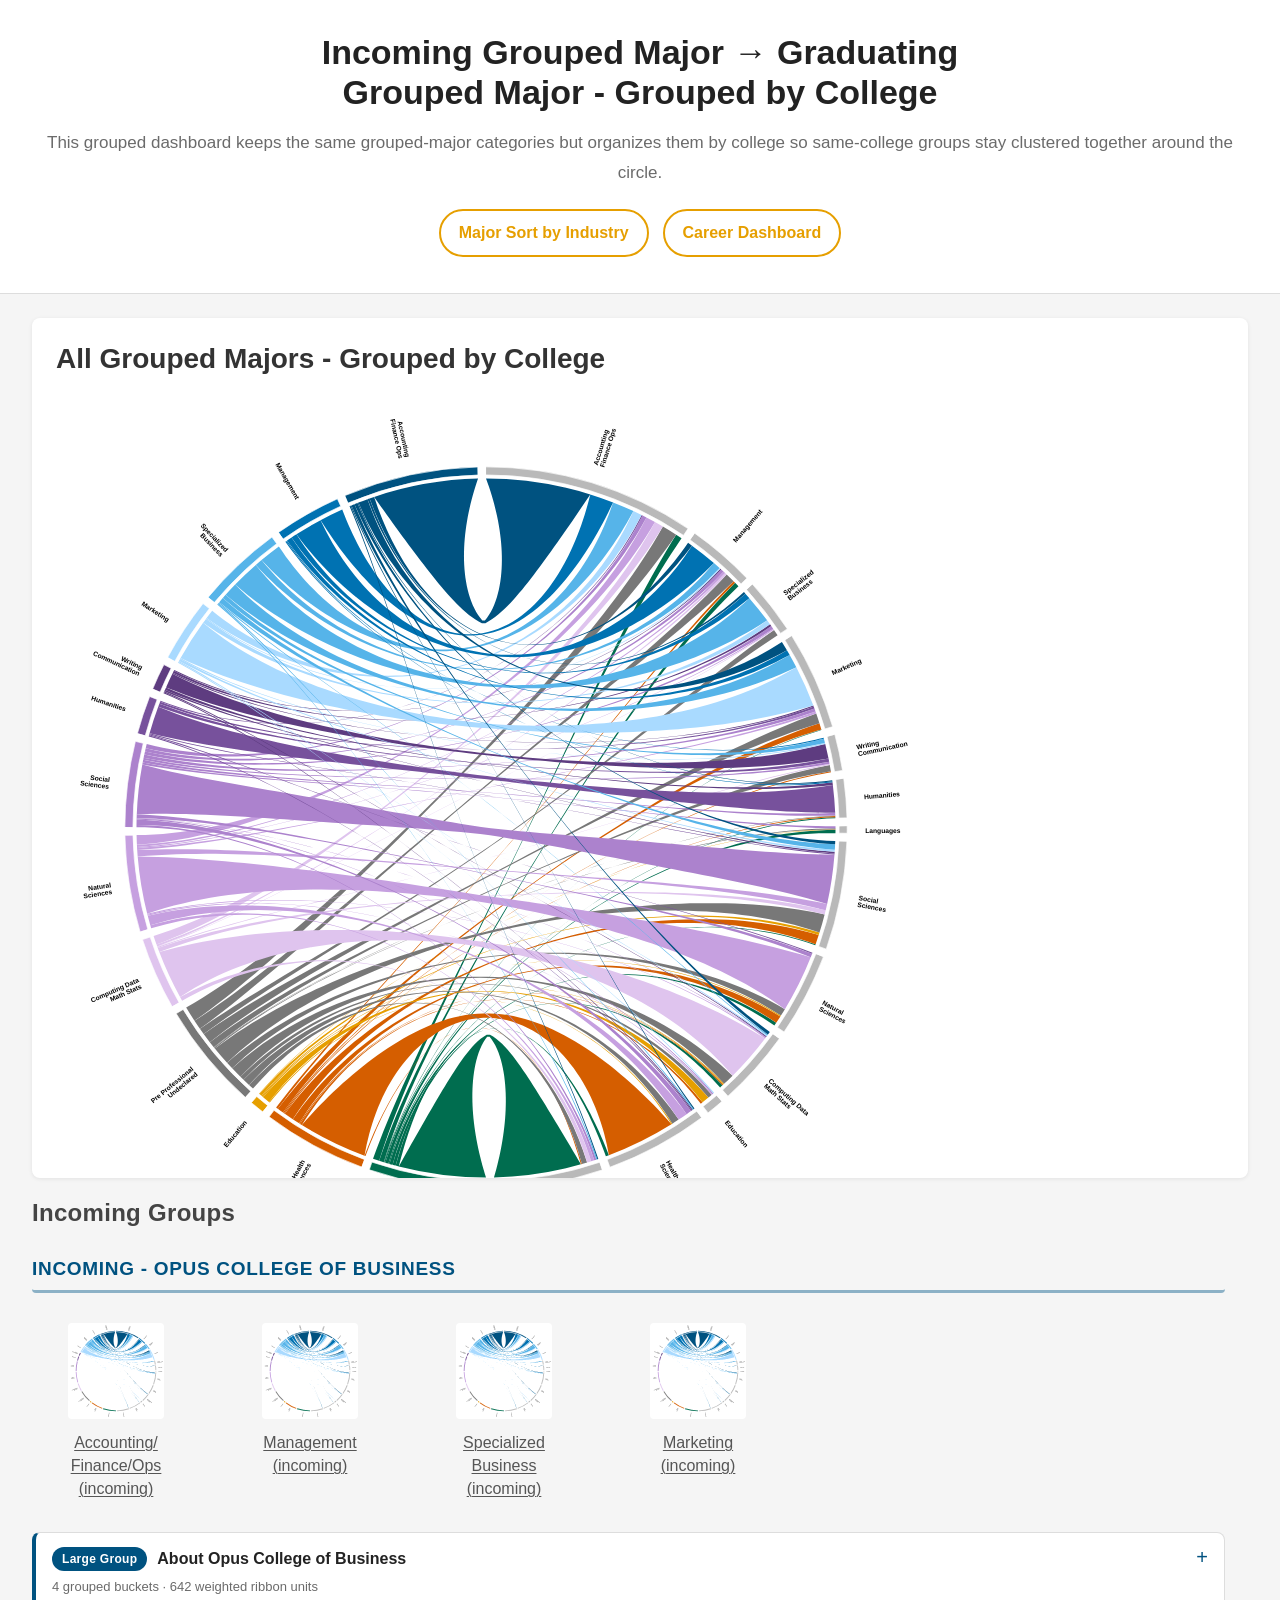
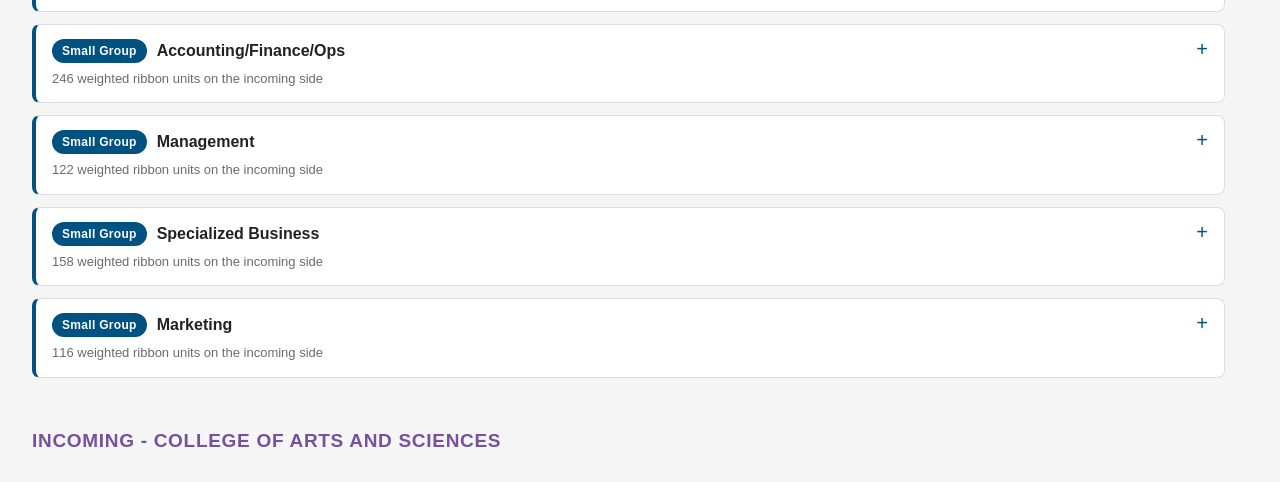
<file: site/incoming_grad_grouped_college.html>
<!DOCTYPE html>
<html lang="en">
<head>
    <meta charset="utf-8">
    <meta name="viewport" content="width=device-width, initial-scale=1.0">
    <title>Incoming Grouped Major to Graduating Grouped Major Dashboard - Grouped by College</title>
    <link rel="stylesheet" href="dashboard_docs.css">
    <style>
        * { margin: 0; padding: 0; box-sizing: border-box; }

        :root {
            --bg: #f5f5f5;
            --panel: #ffffff;
            --text: #333333;
            --muted: #6b6b6b;
            --border: #dddddd;
            --shadow: 0 1px 4px rgba(0, 0, 0, 0.08);
            --ocb: rgb(0, 82, 128);
            --cas: rgb(119, 81, 156);
            --educ: rgb(230, 159, 0);
            --coh: rgb(213, 94, 0);
            --soe: rgb(0, 109, 79);
            --other-college: rgb(120, 120, 120);
            --section-neutral: #5a5a5a;
            --section-border: #bcbcbc;
            --panel-top-offset: 20px;
        }

        body {
            font-family: "Segoe UI", Tahoma, Geneva, Verdana, sans-serif;
            background: var(--bg);
            color: var(--text);
        }

        .header {
            background: var(--panel);
            border-bottom: 1px solid var(--border);
            padding: 32px 0 36px;
        }

        .header .inner,
        .dashboard {
            max-width: 1720px;
            margin: 0 auto;
            padding: 0 32px;
        }

        .header .inner {
            text-align: center;
        }

        .header h1 {
            font-size: 34px;
            font-weight: 600;
            color: #222;
            line-height: 1.18;
            max-width: 1320px;
            margin: 0 auto 16px;
            text-wrap: balance;
        }

        .header p {
            font-size: 17px;
            line-height: 1.74;
            color: var(--muted);
            max-width: 1240px;
            margin: 0 auto;
        }

        .header-actions {
            margin-top: 22px;
            display: flex;
            flex-wrap: wrap;
            justify-content: center;
            gap: 14px;
        }

        .header-link {
            display: inline-flex;
            align-items: center;
            justify-content: center;
            min-height: 48px;
            padding: 10px 18px;
            border: 2px solid var(--educ);
            border-radius: 999px;
            color: var(--educ);
            background: #fff;
            font-size: 16px;
            font-weight: 700;
            line-height: 1.3;
            text-align: center;
            text-decoration: none;
        }

        .header-link:hover {
            background: var(--educ);
            color: #fff;
        }

        .dashboard {
            display: flex;
            gap: 20px;
            align-items: flex-start;
            margin-top: 24px;
            margin-bottom: 24px;
        }

        .main-display {
            flex: 0 0 auto;
            background: var(--panel);
            border-radius: 8px;
            box-shadow: var(--shadow);
            padding: 24px;
            position: sticky;
            top: var(--panel-top-offset);
            max-height: calc(100vh - (var(--panel-top-offset) * 2));
            overflow: auto;
            overscroll-behavior: contain;
            scrollbar-gutter: stable;
        }

        .main-display h2 {
            font-size: 28px;
            font-weight: 600;
            color: var(--text);
            line-height: 1.24;
            margin-bottom: 18px;
            min-height: 38px;
        }

        .cluster-tag {
            display: inline-block;
            font-size: 15px;
            font-weight: 600;
            padding: 4px 10px;
            border-radius: 12px;
            color: #fff;
            margin-left: 10px;
            vertical-align: middle;
        }

        .tag-ocb { background: var(--ocb); }
        .tag-cas { background: var(--cas); }
        .tag-educ { background: var(--educ); color: #2f2400; }
        .tag-coh { background: var(--coh); }
        .tag-soe { background: var(--soe); }
        .tag-other { background: var(--other-college); }

        #big-image {
            display: block;
            width: 860px;
            height: 860px;
            object-fit: contain;
            background: #fff;
            border-radius: 4px;
            transition: opacity 0.15s ease;
        }

        .stats {
            font-size: 17px;
            line-height: 1.55;
            color: #7a7a7a;
            margin-top: 14px;
        }

        .sidebar {
            flex: 1;
            min-width: 0;
            position: sticky;
            top: var(--panel-top-offset);
            max-height: calc(100vh - (var(--panel-top-offset) * 2));
            overflow-y: auto;
            overscroll-behavior: contain;
            scrollbar-gutter: stable;
            padding-right: 8px;
        }

        .info {
            font-size: 15px;
            line-height: 1.65;
            color: #7a7a7a;
            margin-bottom: 18px;
        }

        .source-note {
            background: #fffbf0;
            border: 1px solid #e8d08a;
            border-radius: 6px;
            padding: 16px 20px;
            font-size: 14px;
            color: #5a4a00;
            line-height: 1.8;
            margin-bottom: 20px;
        }

        .source-note code {
            background: #f0e88a;
            padding: 1px 5px;
            border-radius: 3px;
            font-size: 12px;
        }

        .compilation-btn {
            display: inline-block;
            cursor: pointer;
            background: #fff;
            border: 2px solid #333;
            border-radius: 6px;
            min-height: 44px;
            padding: 10px 18px;
            font-size: 15px;
            font-weight: 600;
            color: #333;
            margin-bottom: 20px;
            transition: background 0.15s, color 0.15s;
        }

        .compilation-btn:hover,
        .compilation-btn.active {
            background: #333;
            color: #fff;
        }

        .thumb-group {
            margin-bottom: 42px;
        }

        .thumb-group h3 {
            font-size: 19px;
            font-weight: 700;
            text-transform: uppercase;
            letter-spacing: 0.7px;
            line-height: 1.35;
            padding: 8px 0;
            margin-bottom: 18px;
            border-bottom: 3px solid var(--border);
        }

        .college-heading {
            cursor: pointer;
            transition: color 0.15s ease, border-color 0.15s ease, background 0.15s ease;
            border-radius: 4px;
            padding-left: 8px;
            padding-right: 8px;
        }

        .college-heading:hover,
        .college-heading.active {
            background: rgba(0, 0, 0, 0.035);
        }

        .group-ocb h3 { color: var(--ocb); border-color: color-mix(in srgb, var(--ocb) 45%, white); }
        .group-cas h3 { color: var(--cas); border-color: color-mix(in srgb, var(--cas) 45%, white); }
        .group-educ h3 { color: #9c6700; border-color: color-mix(in srgb, var(--educ) 52%, white); }
        .group-coh h3 { color: var(--coh); border-color: color-mix(in srgb, var(--coh) 45%, white); }
        .group-soe h3 { color: var(--soe); border-color: color-mix(in srgb, var(--soe) 45%, white); }
        .group-other h3 { color: var(--section-neutral); border-color: var(--section-border); }

        .thumb-grid {
            display: flex;
            flex-wrap: wrap;
            gap: 26px;
        }

        .thumb {
            cursor: pointer;
            text-align: center;
            width: 168px;
            transition: transform 0.15s, box-shadow 0.15s;
            border-radius: 6px;
            padding: 10px 10px 14px;
            border: 2px solid transparent;
        }

        .thumb:hover {
            transform: scale(1.05);
            box-shadow: 0 2px 8px rgba(0, 0, 0, 0.12);
            background: #fff;
        }

        .thumb.active {
            border-color: #333;
            background: #fff;
            box-shadow: 0 2px 8px rgba(0, 0, 0, 0.15);
        }

        .thumb img {
            width: 96px;
            height: 96px;
            border-radius: 4px;
            display: block;
            margin: 0 auto;
        }

        .thumb label {
            display: block;
            font-size: 16px;
            line-height: 1.45;
            color: #555;
            margin-top: 12px;
            overflow-wrap: normal;
            word-break: normal;
            hyphens: manual;
        }

        .doc-link {
            color: inherit;
            text-decoration: underline;
            text-decoration-thickness: 1px;
            text-underline-offset: 2px;
        }

        .doc-link:hover {
            color: #1f1f1f;
        }

        .doc-heading {
            color: inherit;
            text-decoration: none;
        }

        .section-divider {
            border: none;
            border-top: 3px solid #ccc;
            margin: 38px 0 28px;
        }

        .section-label {
            font-size: 24px;
            font-weight: 700;
            color: #444;
            line-height: 1.24;
            margin-bottom: 20px;
            letter-spacing: 0.3px;
        }

        @media (max-width: 1180px) {
            .header {
                padding: 28px 0 30px;
            }

            .header h1 {
                font-size: 30px;
            }

            .header p {
                font-size: 16px;
                max-width: 980px;
            }

            .header-link {
                font-size: 15px;
            }

            .dashboard {
                flex-direction: column;
            }

            .main-display,
            .sidebar {
                position: static;
                max-height: none;
                overflow: visible;
                padding-right: 0;
            }

            .main-display {
                width: 100%;
            }

            #big-image {
                width: 100%;
                height: auto;
                max-width: 860px;
                margin: 0 auto;
            }
        }

        @media (max-width: 720px) {
            .header .inner,
            .dashboard {
                padding: 0 20px;
            }

            .header h1 {
                font-size: 26px;
            }

            .header p {
                font-size: 15px;
            }

            .header-actions {
                flex-direction: column;
                align-items: stretch;
            }

            .header-link {
                width: 100%;
            }

            .main-display h2 {
                font-size: 24px;
                min-height: 0;
            }

            .stats {
                font-size: 16px;
            }

            .thumb-grid {
                gap: 18px;
            }

            .thumb {
                width: min(100%, 176px);
            }

            .thumb label {
                font-size: 15px;
            }

            .section-label {
                font-size: 22px;
            }
        }

    </style>
</head>
<body>

<div class="header">
    <div class="inner">
        <h1>Incoming Grouped Major &rarr; Graduating Grouped Major - Grouped by College</h1>
        <p>
            This grouped dashboard keeps the same grouped-major categories but organizes them by college so
            same-college groups stay clustered together around the circle.
        </p>
        <div class="header-actions">
            <a class="header-link" href="incoming_grad_grouped.html">Major Sort by Industry</a>
            <a class="header-link" href="index.html">Career Dashboard</a>
        </div>
    </div>
</div>

<div class="dashboard">
    <div class="main-display">
        <h2 id="title">All Grouped Majors - Grouped by College</h2>
        <img id="big-image" src="incoming_grad_grouped_college_dashboard_images/main.svg?v=20260507college6" alt="Incoming grouped-major to graduating grouped-major Circos diagram grouped by college">
        <p class="stats" id="stats">13 incoming groups &middot; 13 graduating groups &middot; 925 students &middot; 116 grouped connections</p>
    </div>

    <div class="sidebar">
        <p class="section-label">Incoming Groups</p>
        <div id="incoming-sections"></div>

        <hr class="section-divider">
        <p class="section-label">Graduating Groups</p>
        <div id="graduating-sections"></div>

        <div id="methodology-notes"></div>
    </div>
</div>

<script src="dashboard_docs_data.js"></script>
<script src="dashboard_docs.js"></script>
<script>
(function () {
    var bigImg = document.getElementById("big-image");
    var titleEl = document.getElementById("title");
    var statsEl = document.getElementById("stats");
    var incomingContainer = document.getElementById("incoming-sections");
    var graduatingContainer = document.getElementById("graduating-sections");
    var docsData = window.DASHBOARD_DOCS_DATA.groupedCollege;
    var locked = null;
    var compilationSrc = "incoming_grad_grouped_college_dashboard_images/main.svg?v=20260507college6";
    var currentSrc = compilationSrc;

    var sectionMeta = {
        ocb: { heading: "Opus College of Business", groupClass: "group-ocb", tagClass: "tag-ocb" },
        cas: { heading: "College of Arts and Sciences", groupClass: "group-cas", tagClass: "tag-cas" },
        other: { heading: "Other / Undeclared", groupClass: "group-other", tagClass: "tag-other" },
        educ: { heading: "School of Education", groupClass: "group-educ", tagClass: "tag-educ" },
        coh: { heading: "Morrison Family College of Health", groupClass: "group-coh", tagClass: "tag-coh" },
        soe: { heading: "School of Engineering", groupClass: "group-soe", tagClass: "tag-soe" }
    };
    var collegeAccentVars = {
        ocb: "var(--ocb)",
        cas: "var(--cas)",
        other: "var(--other-college)",
        educ: "var(--educ)",
        coh: "var(--coh)",
        soe: "var(--soe)"
    };

    var incomingGroups = [
        { key: "inc_Acct_Fin_Ops", slug: "Acct_Fin_Ops", label: "Accounting/Finance/Ops", college: "ocb", count: 246 },
        { key: "inc_Mgmt", slug: "Mgmt", label: "Management", college: "ocb", count: 122 },
        { key: "inc_OtherBusiness", slug: "OtherBusiness", label: "Specialized Business", college: "ocb", count: 158 },
        { key: "inc_Mktg", slug: "Mktg", label: "Marketing", college: "ocb", count: 116 },
        { key: "inc_Writing_Comm", slug: "Writing_Comm", label: "Writing/Communication", college: "cas", count: 48 },
        { key: "inc_Humanities", slug: "Humanities", label: "Humanities", college: "cas", count: 70 },
        { key: "inc_Social", slug: "Social", label: "Social Sciences", college: "cas", count: 156 },
        { key: "inc_Science", slug: "Science", label: "Natural Sciences", college: "cas", count: 176 },
        { key: "inc_CS_DS_DA_Math_Stat", slug: "CS_DS_DA_Math_Stat", label: "Computing/Data/Math/Stats", college: "cas", count: 132 },
        { key: "inc_Other", slug: "Other", label: "Pre-Professional/Undeclared", college: "other", count: 196 },
        { key: "inc_EDUC", slug: "EDUC", label: "Education", college: "educ", count: 26 },
        { key: "inc_COH", slug: "COH", label: "Health Sciences", college: "coh", count: 190 },
        { key: "inc_Engineering", slug: "Engineering", label: "Engineering", college: "soe", count: 214 }
    ];

    var graduatingGroups = [
        { key: "grad_Acct_Fin_Ops", slug: "Acct_Fin_Ops", label: "Accounting/Finance/Ops", college: "ocb", count: 386 },
        { key: "grad_Mgmt", slug: "Mgmt", label: "Management", college: "ocb", count: 124 },
        { key: "grad_OtherBusiness", slug: "OtherBusiness", label: "Specialized Business", college: "ocb", count: 102 },
        { key: "grad_Mktg", slug: "Mktg", label: "Marketing", college: "ocb", count: 180 },
        { key: "grad_Writing_Comm", slug: "Writing_Comm", label: "Writing/Communication", college: "cas", count: 66 },
        { key: "grad_Humanities", slug: "Humanities", label: "Humanities", college: "cas", count: 71 },
        { key: "grad_Lang", slug: "Lang", label: "Languages", college: "cas", count: 13 },
        { key: "grad_Social", slug: "Social", label: "Social Sciences", college: "cas", count: 198 },
        { key: "grad_Science", slug: "Science", label: "Natural Sciences", college: "cas", count: 153 },
        { key: "grad_CS_DS_DA_Math_Stat", slug: "CS_DS_DA_Math_Stat", label: "Computing/Data/Math/Stats", college: "cas", count: 139 },
        { key: "grad_EDUC", slug: "EDUC", label: "Education", college: "educ", count: 32 },
        { key: "grad_COH", slug: "COH", label: "Health Sciences", college: "coh", count: 188 },
        { key: "grad_Engineering", slug: "Engineering", label: "Engineering", college: "soe", count: 198 }
    ];

    function collegeGroupSummary(groups, collegeKey) {
        var matching = groups.filter(function (group) {
            return group.college === collegeKey;
        });
        return {
            totalCount: matching.reduce(function (sum, group) {
                return sum + group.count;
            }, 0),
            groupedMajorCount: matching.length
        };
    }

    function buildSegments(groups, type) {
        return groups.map(function (group) {
            return { type: type, size: group.count, gap: 0.004, key: group.key };
        });
    }

    var segments = buildSegments(graduatingGroups, "grad").concat(
        buildSegments(incomingGroups.slice().reverse(), "inc")
    );

    function kindPrefix(kind) {
        return kind === "incoming" ? "incoming" : "graduating";
    }

    function groupDocHref(slug, kind) {
        return "#" + kindPrefix(kind) + "-" + docsData.groups[slug].baseId;
    }

    function formatThumbLabel(label, kind) {
        var wrappedLabel = label
            .replace(/\//g, "/<wbr>")
            .replace(/-/g, "-<wbr>");
        return wrappedLabel + "<br>(" + kind + ")";
    }

    function buildThumb(group, kind) {
        var college = sectionMeta[group.college];
        var summary = collegeGroupSummary(kind === "incoming" ? incomingGroups : graduatingGroups, group.college);
        var previewKey = kind + "_college_" + group.college;
        var thumb = document.createElement("div");
        thumb.className = "thumb college-" + group.college;
        thumb.dataset.key = group.key;
        thumb.dataset.previewKey = previewKey;
        thumb.dataset.college = group.college;
        thumb.dataset.src = "incoming_grad_grouped_college_dashboard_images/" + kind + "_colleges/" + group.college + ".svg?v=20260507college6";
        thumb.dataset.title = (kind === "incoming" ? "Incoming College: " : "Graduating College: ") + college.heading;
        thumb.dataset.tag = college.tagClass;
        thumb.dataset.count = String(summary.totalCount);
        thumb.dataset.metric = "weighted ribbon units across " + summary.groupedMajorCount + " grouped majors";

        var img = document.createElement("img");
        img.src = thumb.dataset.src;
        img.alt = thumb.dataset.title;

        var label = document.createElement("label");
        label.innerHTML = '<a class="doc-link" href="' + groupDocHref(group.slug, kind) + '">' + formatThumbLabel(group.label, kind) + "</a>";

        thumb.appendChild(img);
        thumb.appendChild(label);
        return thumb;
    }

    function sectionOrderForGroups(groups) {
        var collegeOrder = [];
        groups.forEach(function (group) {
            if (collegeOrder.indexOf(group.college) === -1) {
                collegeOrder.push(group.college);
            }
        });
        return collegeOrder;
    }

    function buildDocItem(source, accentVar, note, id) {
        return {
            id: id,
            title: source.title,
            tag: source.tag,
            note: note,
            rule: source.rule,
            listTitle: source.listTitle,
            list: source.majors,
            accentVar: accentVar
        };
    }

    function buildCollegeDocItems(collegeKey, collegeGroups, kind) {
        var collegeDoc = docsData.colleges[collegeKey];
        var accentVar = collegeAccentVars[collegeKey];
        var totalCount = 0;

        collegeGroups.forEach(function (group) {
            totalCount += group.count;
        });

        var items = [{
            id: kindPrefix(kind) + "-" + collegeDoc.baseId,
            title: "About " + sectionMeta[collegeKey].heading,
            tag: collegeDoc.tag,
            note: collegeGroups.length + " grouped buckets \u00b7 " + totalCount + " weighted ribbon units",
            rule: collegeDoc.rule,
            listTitle: "Actual majors in these grouped buckets",
            list: window.DashboardDocs.uniqueFlatten(collegeGroups.map(function (group) {
                return group.slug;
            }), docsData.groups, "majors"),
            accentVar: accentVar
        }];

        collegeGroups.forEach(function (group) {
            items.push(buildDocItem(
                docsData.groups[group.slug],
                accentVar,
                group.count + " weighted ribbon units on the " + kind + " side",
                kindPrefix(kind) + "-" + docsData.groups[group.slug].baseId
            ));
        });

        return items;
    }

    function renderSections(container, groups, kind) {
        sectionOrderForGroups(groups).forEach(function (collegeKey) {
            var collegeGroups = groups.filter(function (group) {
                return group.college === collegeKey;
            });

            if (!collegeGroups.length) {
                return;
            }

            var meta = sectionMeta[collegeKey];
            var section = document.createElement("div");
            section.className = "thumb-group " + meta.groupClass;

            var heading = document.createElement("h3");
            var summary = collegeGroupSummary(groups, collegeKey);
            heading.textContent = (kind === "incoming" ? "Incoming - " : "Graduating - ") + meta.heading;
            heading.className = "college-heading";
            heading.tabIndex = 0;
            heading.dataset.key = kind + "_college_" + collegeKey;
            heading.dataset.previewKey = heading.dataset.key;
            heading.dataset.src = "incoming_grad_grouped_college_dashboard_images/" + kind + "_colleges/" + collegeKey + ".svg?v=20260507college6";
            heading.dataset.title = (kind === "incoming" ? "Incoming College: " : "Graduating College: ") + meta.heading;
            heading.dataset.tag = meta.tagClass;
            heading.dataset.count = String(summary.totalCount);
            heading.dataset.metric = "weighted ribbon units across " + summary.groupedMajorCount + " grouped majors";
            section.appendChild(heading);

            var grid = document.createElement("div");
            grid.className = "thumb-grid";

            collegeGroups.forEach(function (group) {
                grid.appendChild(buildThumb(group, kind));
            });

            section.appendChild(grid);
            var docsHost = document.createElement("div");
            section.appendChild(docsHost);
            window.DashboardDocs.renderSectionDocs(docsHost, buildCollegeDocItems(collegeKey, collegeGroups, kind));
            container.appendChild(section);
        });
    }

    renderSections(incomingContainer, incomingGroups, "incoming");
    renderSections(graduatingContainer, graduatingGroups, "graduating");
    window.DashboardDocs.renderDocsPanel(document.getElementById("methodology-notes"), {
        title: "Methodology & Group Notes",
        intro: docsData.methodologyIntro,
        items: docsData.methodology
    });
    window.DashboardDocs.setupInlineDocLinks(document);
    window.DashboardDocs.openHashTarget(window.location.hash);

    var thumbs = document.querySelectorAll(".thumb");
    var collegeHeadings = document.querySelectorAll(".college-heading");
    var interactiveTargets = document.querySelectorAll(".thumb, .college-heading");
    var thumbMap = {};
    thumbs.forEach(function (thumb) {
        thumbMap[thumb.dataset.key] = thumb;
    });

    function setSelection(target) {
        interactiveTargets.forEach(function (node) {
            node.classList.remove("active");
        });

        if (!target) {
            currentSrc = compilationSrc;
            bigImg.src = currentSrc;
            titleEl.innerHTML = "All Grouped Majors - Grouped by College";
            statsEl.innerHTML = "13 incoming groups &middot; 13 graduating groups &middot; 925 students &middot; 116 grouped connections";
            return;
        }

        interactiveTargets.forEach(function (node) {
            if (node.dataset.previewKey === target.dataset.previewKey) {
                node.classList.add("active");
            }
        });
        currentSrc = target.dataset.src;
        bigImg.src = currentSrc;
        titleEl.innerHTML = target.dataset.title + '<span class="cluster-tag ' + target.dataset.tag + '">' + target.dataset.count + " weighted ribbon units</span>";
        statsEl.textContent = target.dataset.title + " | " + target.dataset.count + " " + target.dataset.metric;
    }

    interactiveTargets.forEach(function (target) {
        target.addEventListener("mouseenter", function () {
            if (!locked) {
                setSelection(target);
            }
        });

        target.addEventListener("mouseleave", function () {
            if (!locked) {
                setSelection(null);
            }
        });

        target.addEventListener("click", function () {
            if (locked === target) {
                locked = null;
                setSelection(null);
                return;
            }
            locked = target;
            setSelection(target);
        });
    });

    collegeHeadings.forEach(function (heading) {
        heading.addEventListener("keydown", function (event) {
            if (event.key !== "Enter" && event.key !== " ") {
                return;
            }
            event.preventDefault();
            if (locked === heading) {
                locked = null;
                setSelection(null);
                return;
            }
            locked = heading;
            setSelection(heading);
        });
    });

    document.addEventListener("click", function (event) {
        if (event.target.closest(".thumb") || event.target.closest(".college-heading") || event.target.closest("#big-image")) {
            return;
        }
        locked = null;
        setSelection(null);
    });

    var totalSize = 0;
    var totalGapFrac = 0;
    var hoverZones = [];

    segments.forEach(function (segment) {
        totalSize += segment.size;
        totalGapFrac += segment.gap;
    });

    var degreesPerUnit = (360 - totalGapFrac * 360) / totalSize;
    var angle = 0;

    segments.forEach(function (segment) {
        var span = segment.size * degreesPerUnit;
        segment.start = angle;
        segment.end = angle + span;
        hoverZones.push({ start: segment.start, end: segment.end, key: segment.key });
        angle = segment.end + segment.gap * 360;
    });

    bigImg.addEventListener("mousemove", function (event) {
        if (locked) {
            return;
        }

        var rect = bigImg.getBoundingClientRect();
        var x = event.clientX - rect.left - rect.width / 2;
        var y = event.clientY - rect.top - rect.height / 2;
        var radius = Math.sqrt(x * x + y * y);
        var imageSize = Math.min(rect.width, rect.height);
        var outer = imageSize * 0.445;
        var inner = imageSize * 0.355;

        if (radius < inner || radius > outer) {
            setSelection(null);
            return;
        }

        var angleDeg = (Math.atan2(y, x) * 180 / Math.PI + 90 + 360) % 360;
        var matched = null;

        for (var i = 0; i < hoverZones.length; i += 1) {
            if (angleDeg >= hoverZones[i].start && angleDeg <= hoverZones[i].end) {
                matched = hoverZones[i];
                break;
            }
        }

        if (!matched || !thumbMap[matched.key]) {
            setSelection(null);
            return;
        }

        var thumb = thumbMap[matched.key];
        setSelection(thumb);
    });

    bigImg.addEventListener("mouseleave", function () {
        if (!locked) {
            setSelection(null);
        }
    });

    setSelection(null);
})();
</script>

</body>
</html>
</file>
<file: site/dashboard_docs.css>
.docs-panel {
    margin-top: 28px;
    background: var(--panel);
    border: 1px solid var(--border);
    border-radius: 10px;
    box-shadow: var(--shadow);
    padding: 20px;
}

.docs-title {
    font-size: 22px;
    font-weight: 700;
    color: #222;
    margin-bottom: 8px;
}

.docs-intro {
    font-size: 14px;
    line-height: 1.6;
    color: var(--muted);
    margin-bottom: 18px;
}

.docs-stack,
.section-docs {
    display: grid;
    gap: 12px;
}

.section-docs {
    margin-top: 16px;
}

.doc-accordion {
    --docs-accent: #666666;
    background: #ffffff;
    border: 1px solid var(--border);
    border-left: 4px solid var(--docs-accent);
    border-radius: 8px;
    overflow: hidden;
}

.doc-anchor {
    scroll-margin-top: 20px;
}

.doc-accordion summary {
    list-style: none;
    cursor: pointer;
    padding: 14px 16px;
    position: relative;
}

.doc-accordion summary::-webkit-details-marker {
    display: none;
}

.doc-accordion summary::after {
    content: "+";
    position: absolute;
    top: 14px;
    right: 16px;
    font-size: 20px;
    line-height: 1;
    color: var(--docs-accent);
}

.doc-accordion[open] summary::after {
    content: "-";
}

.doc-summary-line {
    display: flex;
    flex-wrap: wrap;
    align-items: center;
    gap: 10px;
    padding-right: 32px;
}

.doc-tag {
    display: inline-flex;
    align-items: center;
    min-height: 24px;
    padding: 0 10px;
    border-radius: 999px;
    background: var(--docs-accent);
    color: #ffffff;
    font-size: 12px;
    font-weight: 700;
    letter-spacing: 0.3px;
}

.doc-summary-title {
    font-size: 16px;
    font-weight: 700;
    color: #222222;
}

.doc-summary-note {
    display: block;
    margin-top: 6px;
    font-size: 13px;
    line-height: 1.5;
    color: var(--muted);
}

.doc-body {
    padding: 14px 16px 16px;
    border-top: 1px solid var(--border);
}

.doc-body p {
    font-size: 14px;
    line-height: 1.6;
    color: #444444;
    margin-bottom: 12px;
}

.doc-body p:last-child {
    margin-bottom: 0;
}

.doc-list-title {
    font-size: 13px;
    font-weight: 700;
    text-transform: uppercase;
    letter-spacing: 0.5px;
    color: #666666;
    margin: 14px 0 8px;
}

.doc-list {
    padding-left: 20px;
    display: grid;
    gap: 6px;
    font-size: 14px;
    line-height: 1.55;
    color: #444444;
}

@media (max-width: 1400px) {
    .dashboard {
        flex-direction: column;
    }

    .main-display {
        position: static;
        width: 100%;
    }

    #big-image {
        width: min(100%, 860px);
        height: auto;
    }

    .sidebar {
        width: 100%;
    }
}

@media (max-width: 900px) {
    .header .inner,
    .dashboard {
        padding: 0 18px;
    }

    .thumb-grid {
        gap: 16px;
    }

    .thumb {
        width: calc(50% - 8px);
        max-width: 180px;
    }

    .thumb img {
        width: 84px;
        height: 84px;
    }
}

@media (max-width: 600px) {
    .thumb {
        width: 100%;
        max-width: none;
    }

    .docs-panel {
        padding: 16px;
    }

    .doc-summary-title {
        font-size: 15px;
    }
}
</file>
